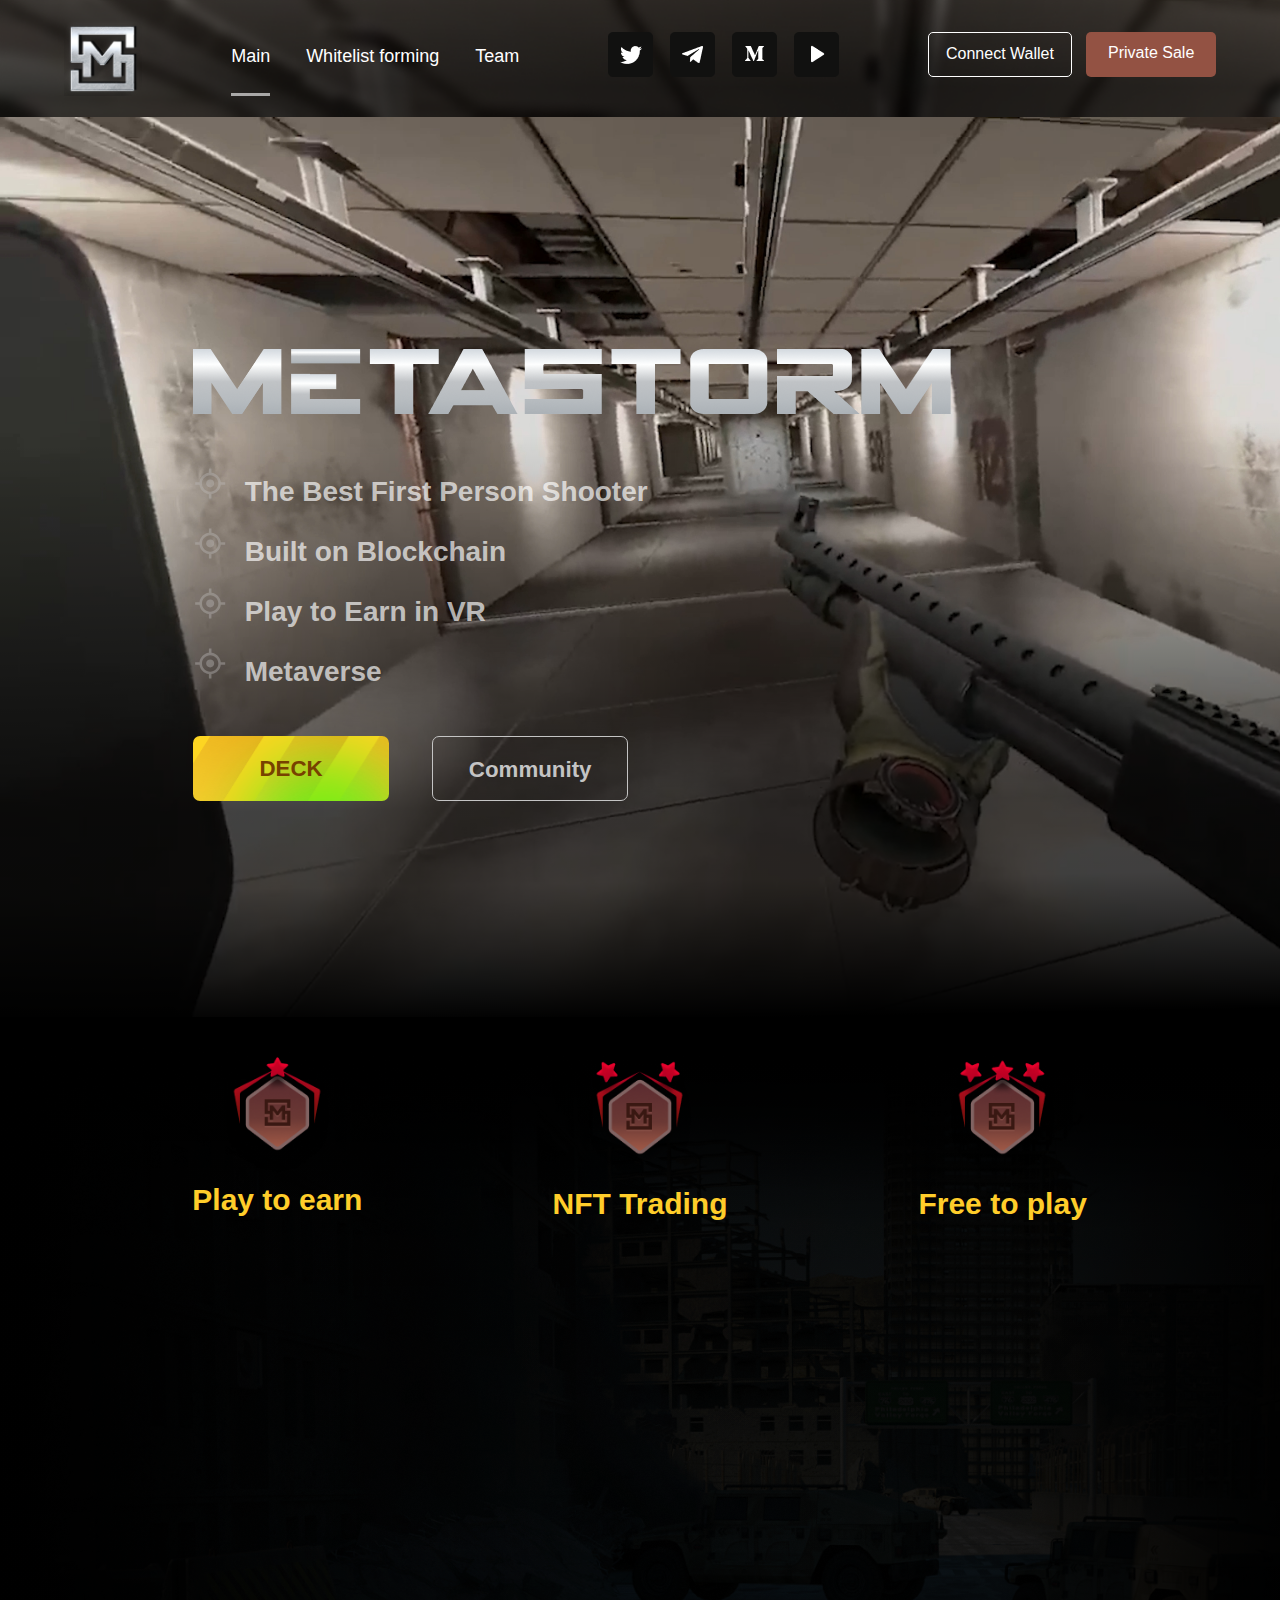
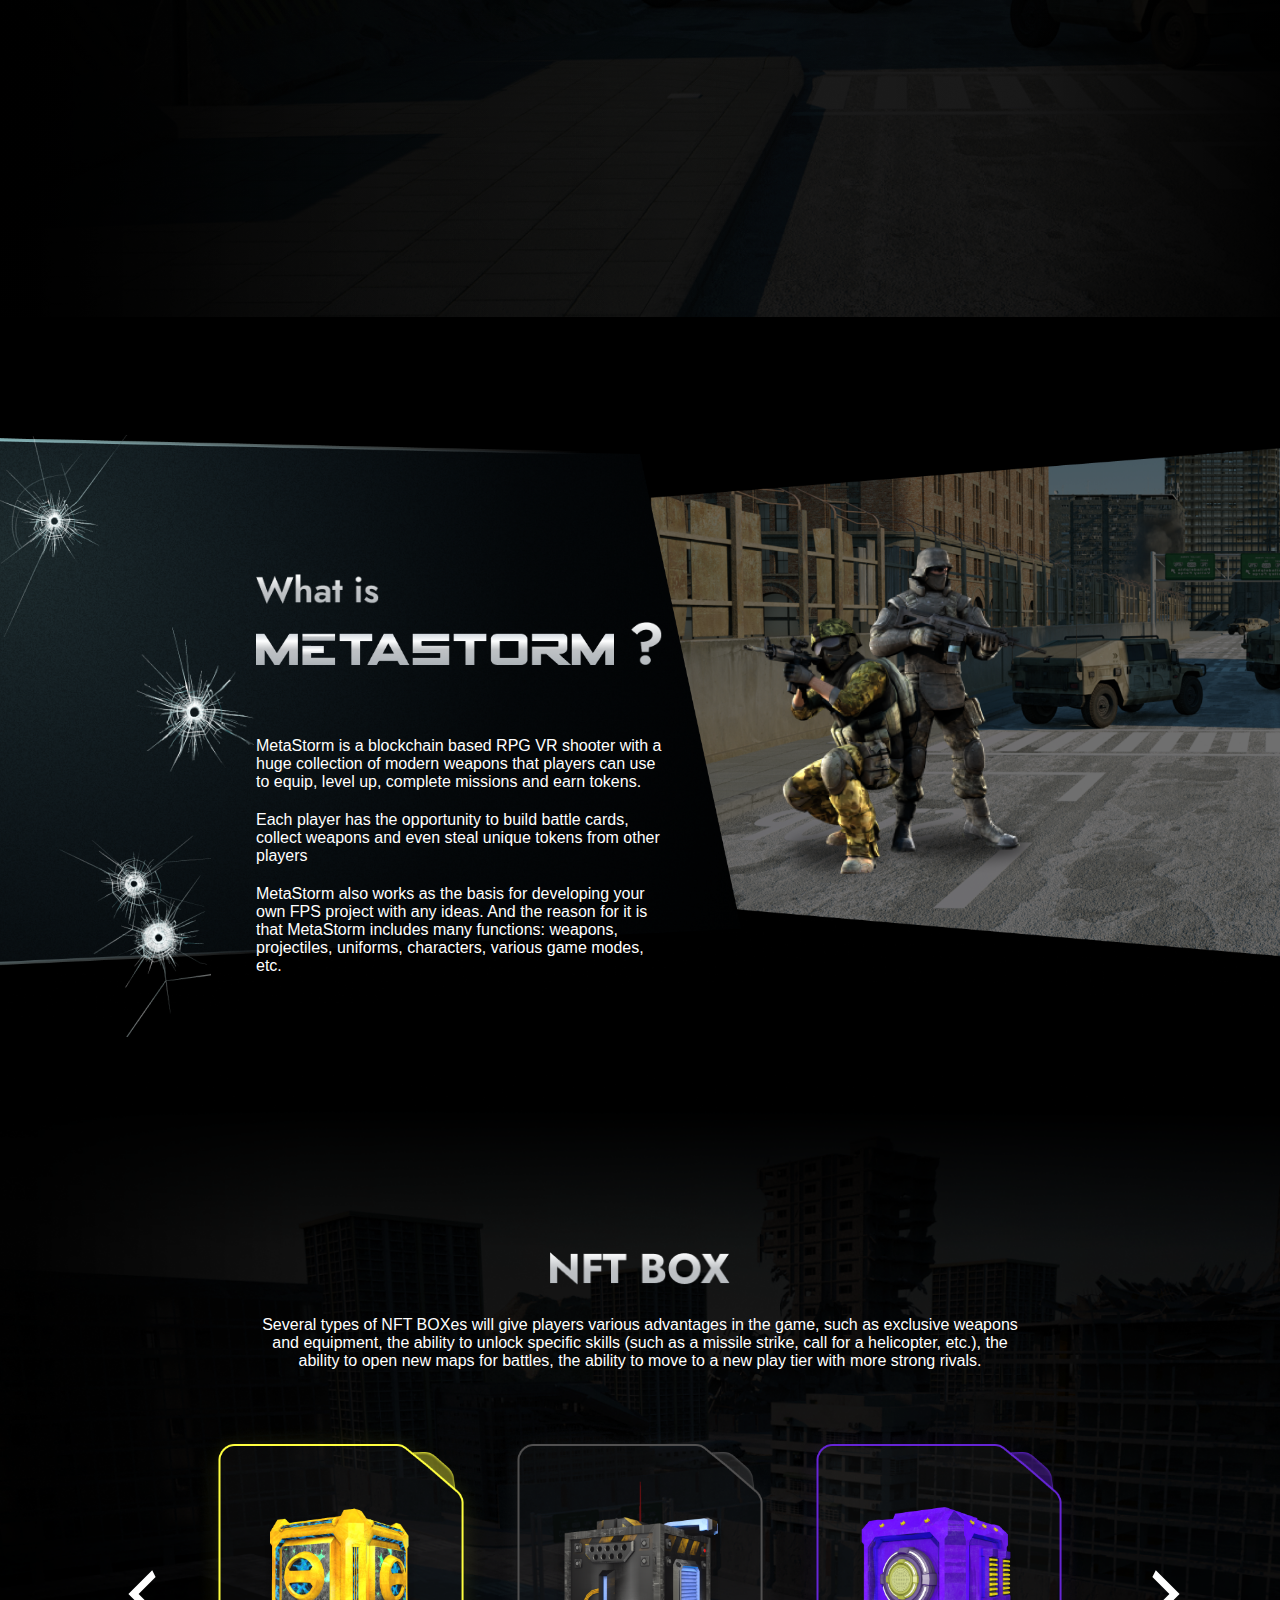
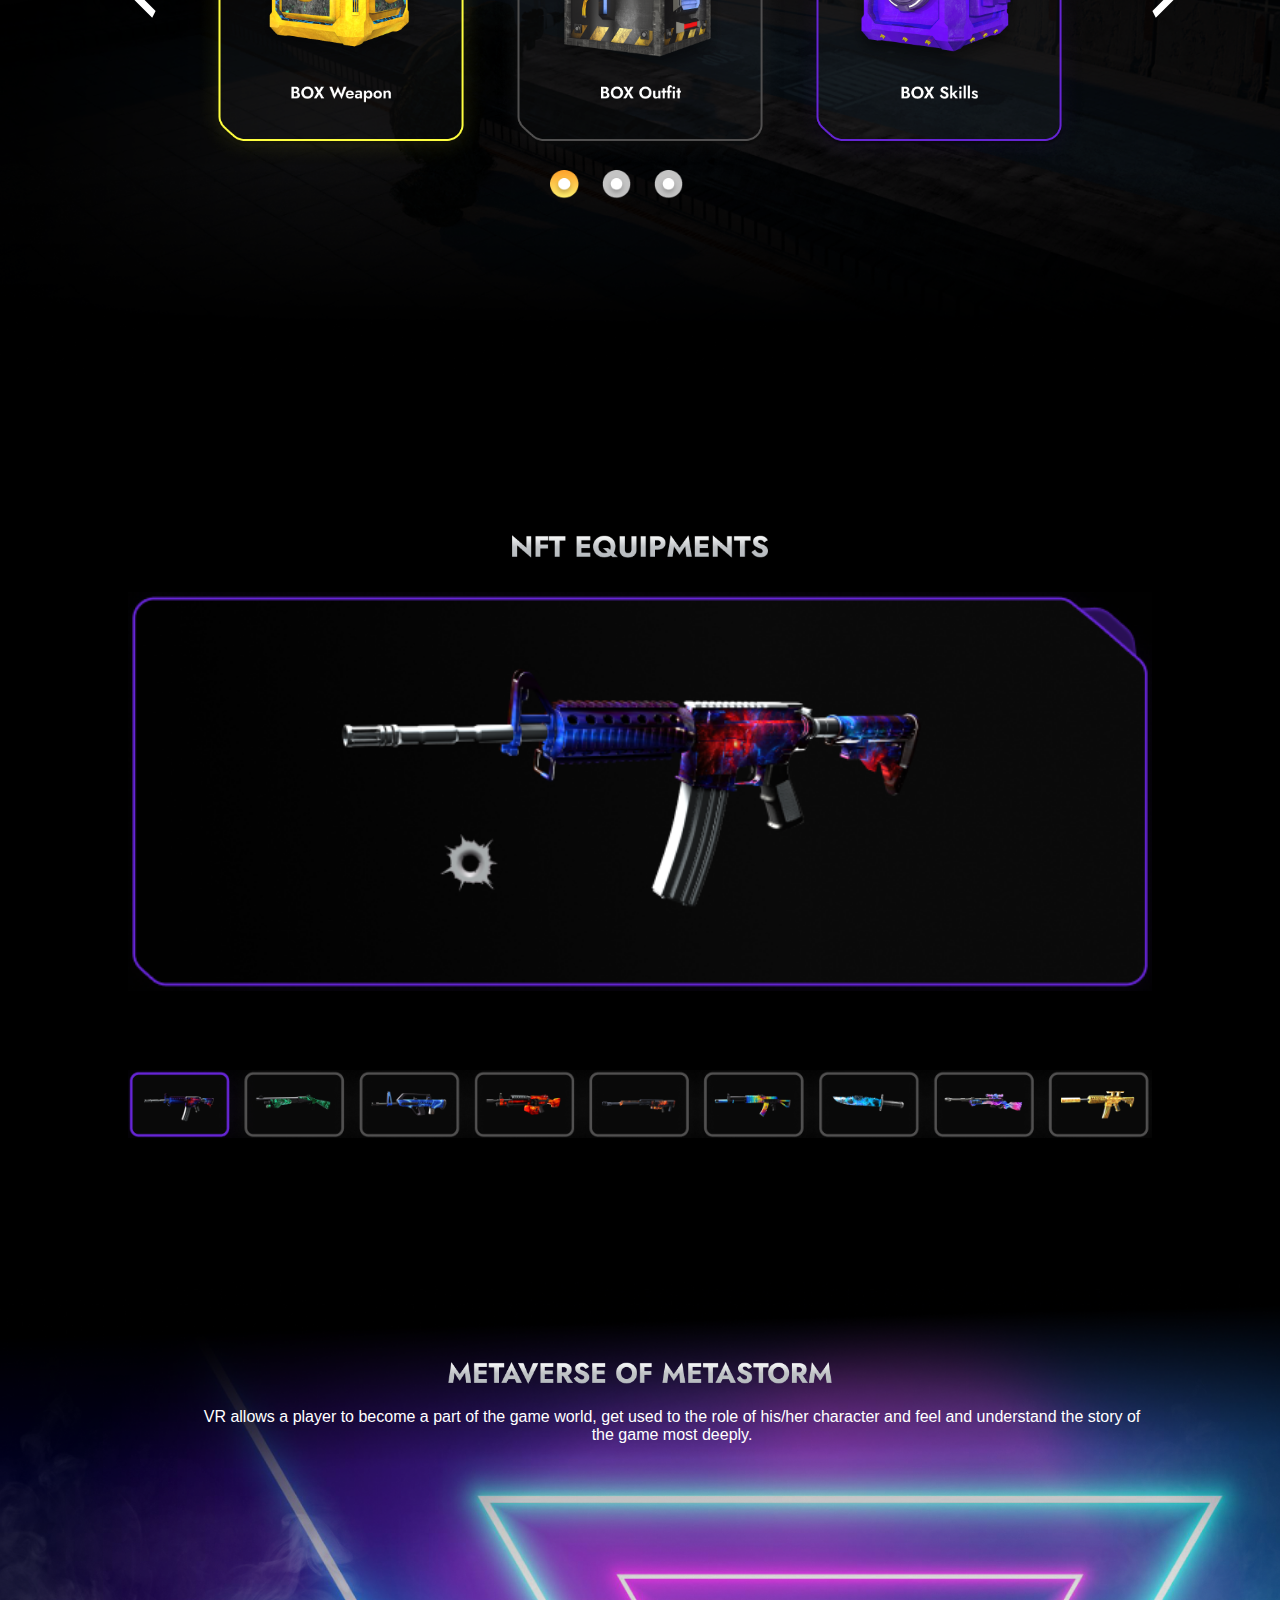
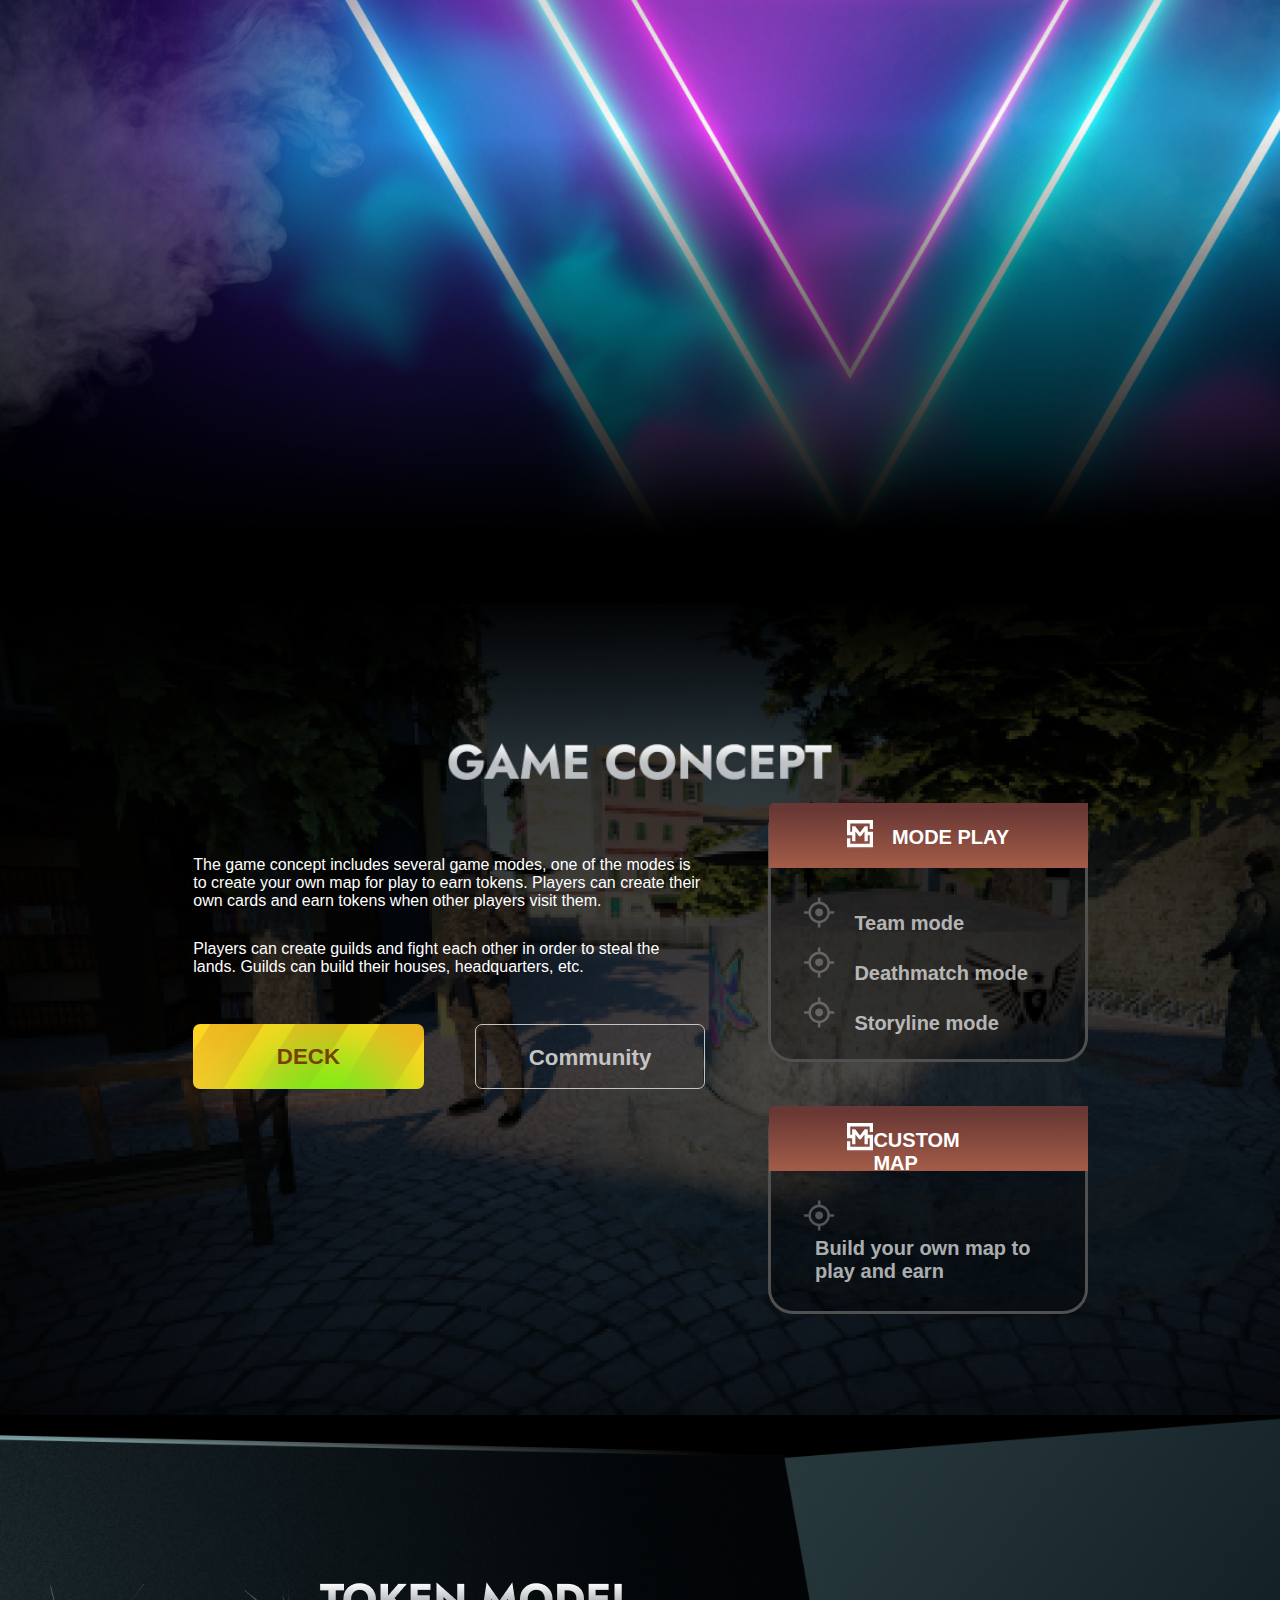
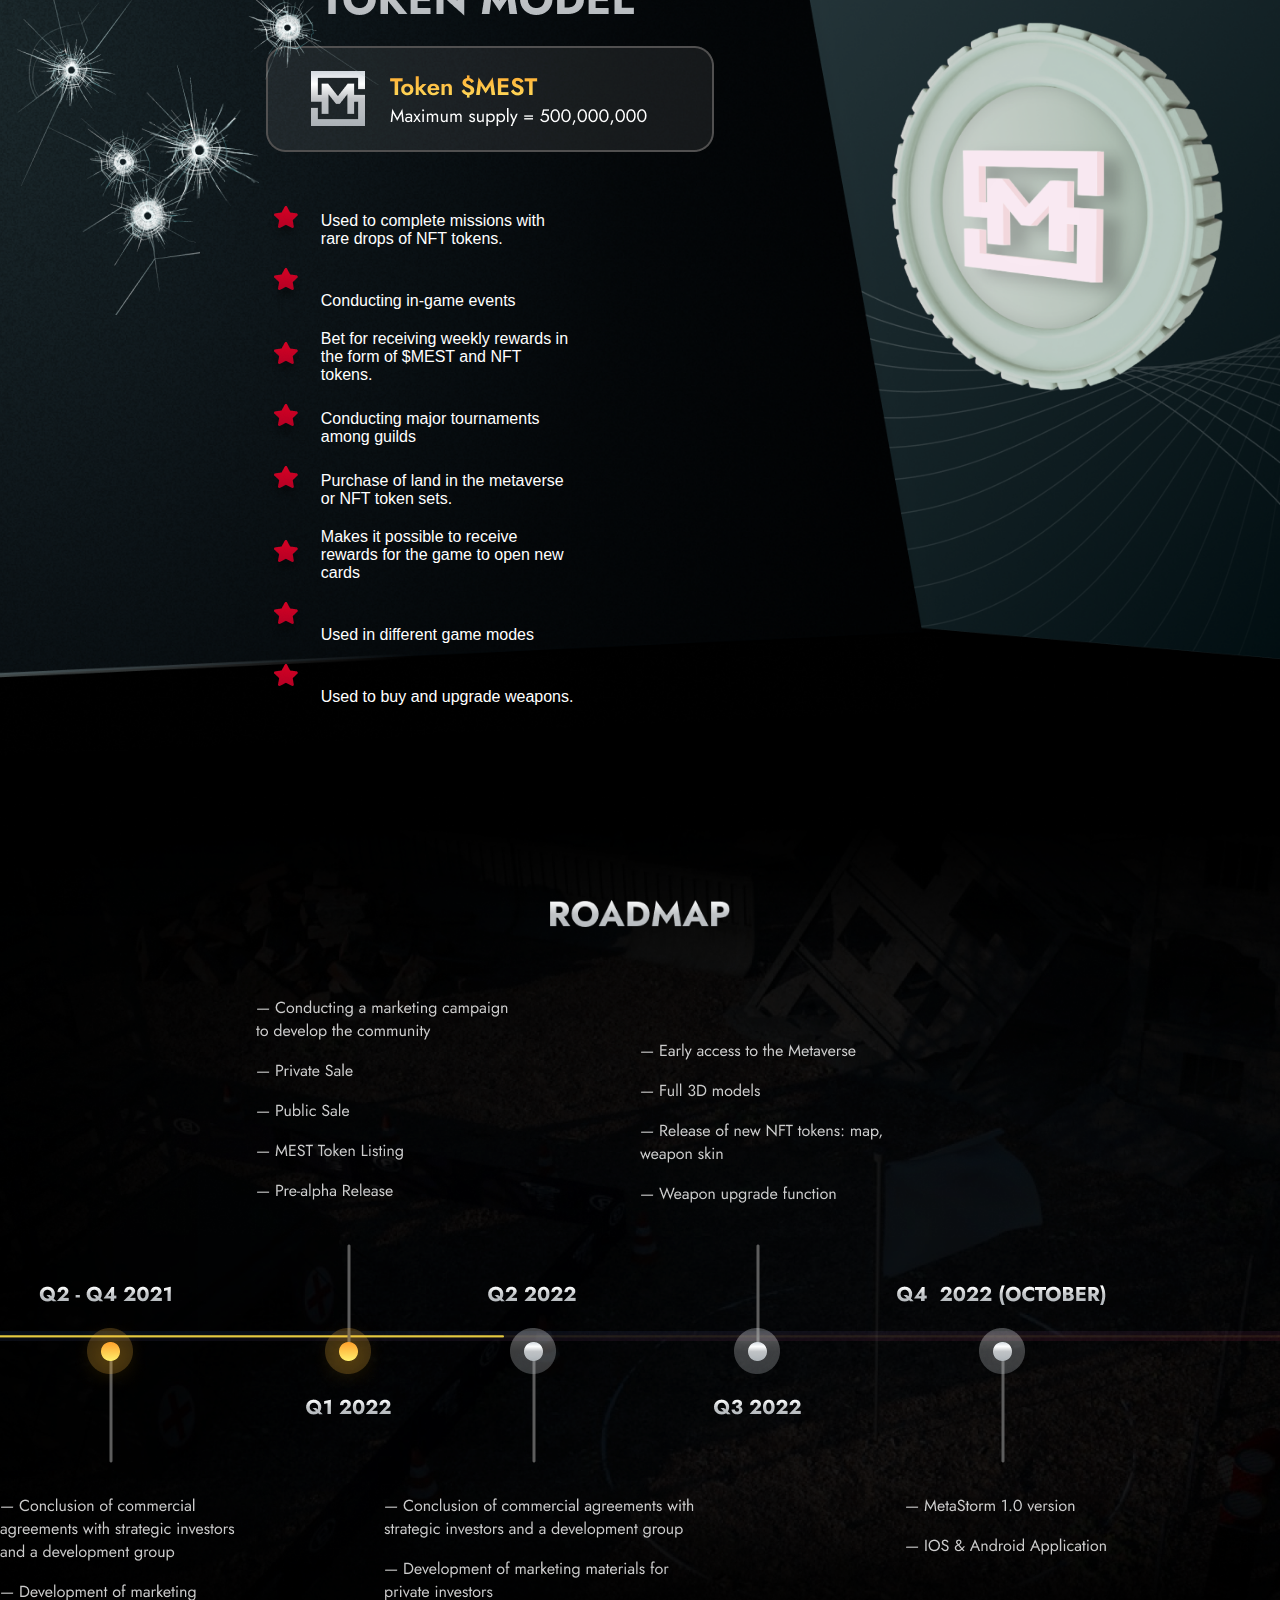
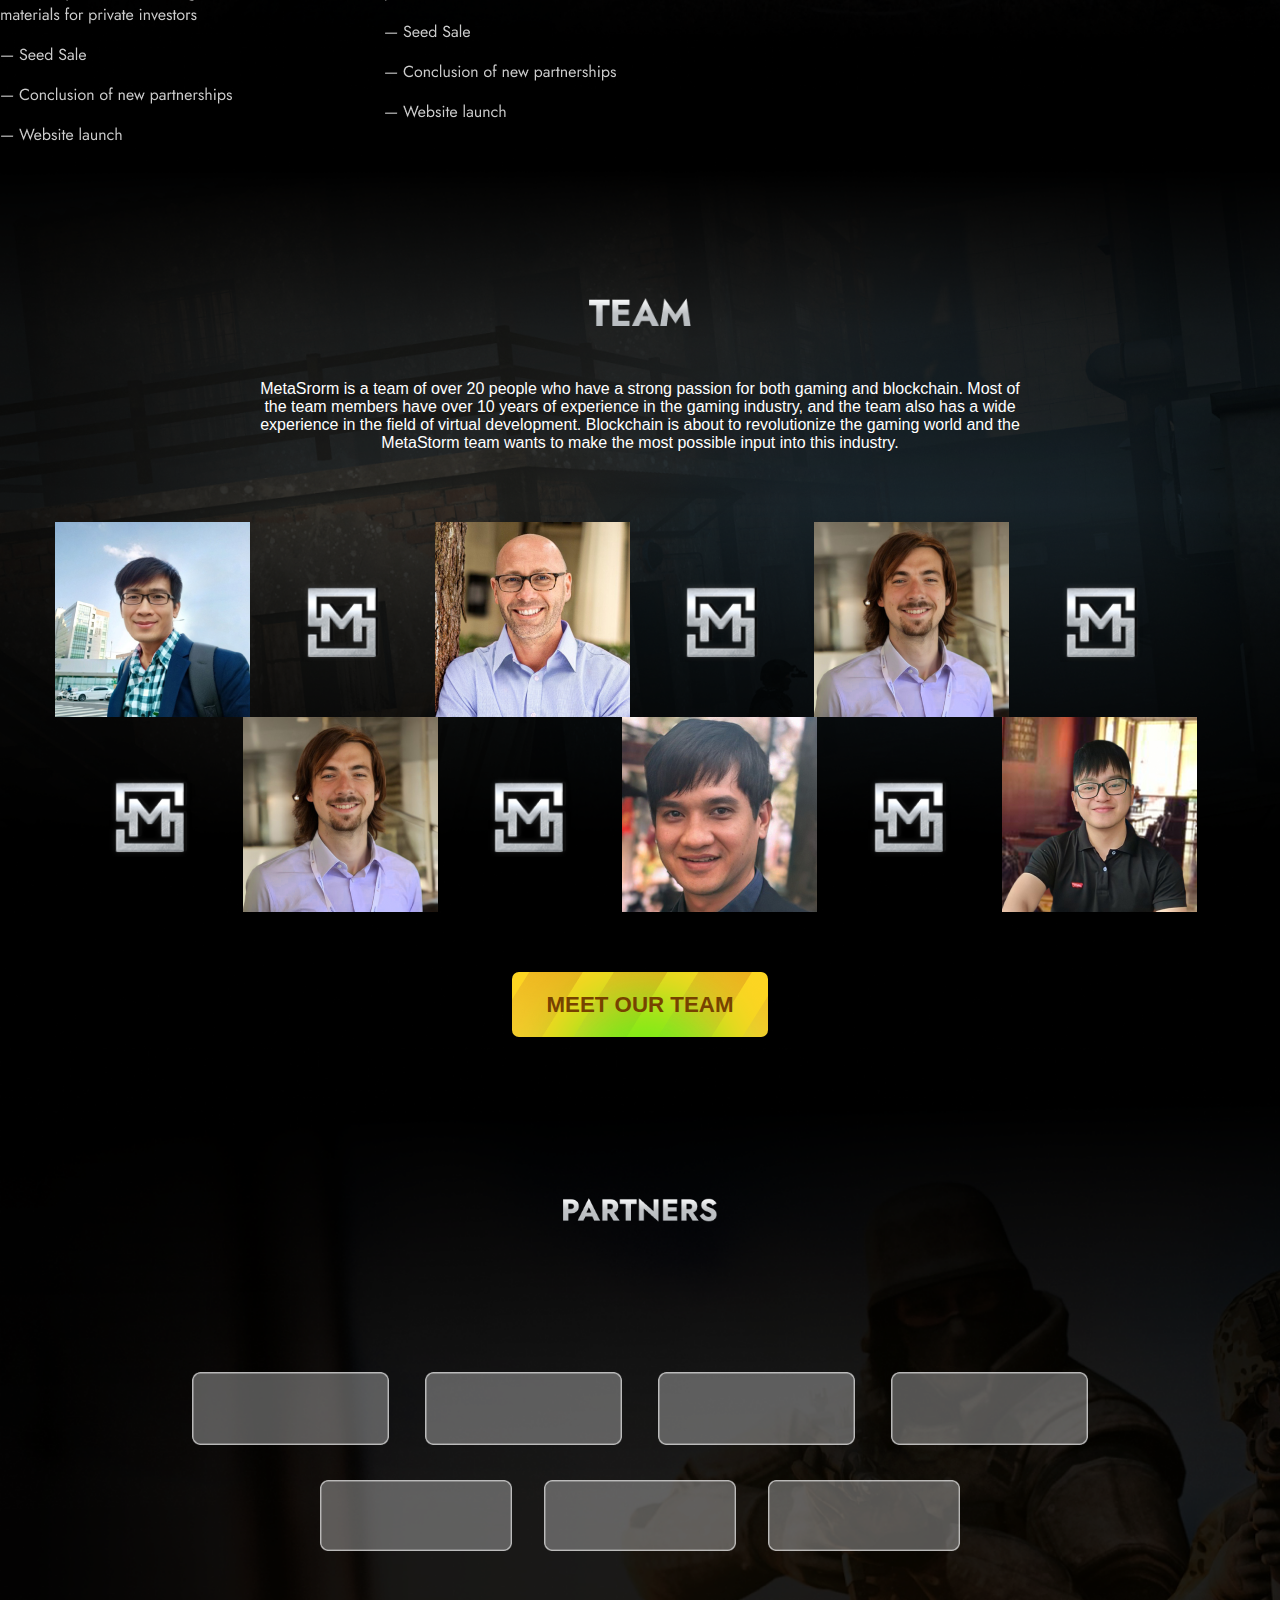
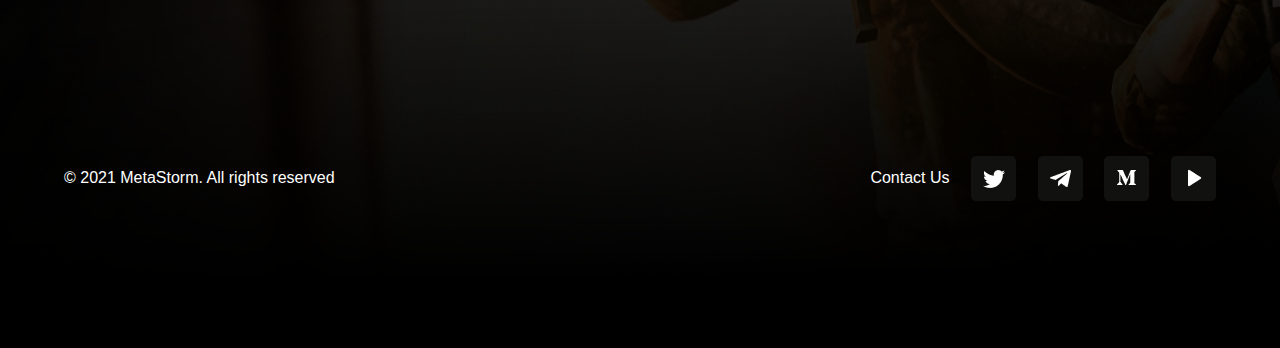
<file: index.html>
<!DOCTYPE html>
<html lang="en">
  <head>
    <link rel="preconnect" href="https://fonts.googleapis.com" />
    <link rel="preconnect" href="https://fonts.gstatic.com" crossorigin />
    <link rel="stylesheet" href="./style/style.css" />
    <meta charset="UTF-8" />
    <meta http-equiv="X-UA-Compatible" content="IE=edge" />
    <meta name="viewport" content="width=device-width, initial-scale=1.0" />
    <title>Document</title>
  </head>
  <body>
    <div class="nav">
      <div class="nav1">
        <img class="Logo" src="./img/Лого.png" alt="" />
        <div class="MAT">
          <a class="ccilka" href="#">Main</a>
          <a href="./index3.html">Whitelist forming </a>
          <a href="./index1.html">Team</a>
        </div>
        <div class="cotceti">
          <img class="cotcet" src="./img/сотсеть1.png" alt="" />
          <img class="cotcet" src="./img/сотсеть2.png" alt="" />
          <img class="cotcet" src="./img/сотсеть3.png" alt="" />
          <img class="cotcet" src="./img/сотсеть4.png" alt="" />
        </div>
        <div class="CWPS">
          <div class="CW"><p class="p-CW"> Connect Wallet</p></div>
          <div class="PS">
            <a class="p-PS" href="/index2.html">Private Sale</a></div>
        </div>
      </div>
    </div>
    <div class="osnova">
      <img class="Hazvanie" src="./img/Название.png" alt="" />
      <div class="osnova1">
        <img src="./img/osnova.svg" alt="" />
        <p class="osnova-p">The Best First Person Shooter</p>
      </div>
      <div class="osnova2">
        <img src="./img/osnova.svg" alt="" />
        <p class="osnova-p">Built on Blockchain</p>
      </div>
      <div class="osnova2">
        <img src="./img/osnova.svg" alt="" />
        <p class="osnova-p">Play to Earn in VR</p>
      </div>
      <div class="osnova2">
        <img src="./img/osnova.svg" alt="" />
        <p class="osnova-p">Metaverse</p>
      </div>
      <div class="knopki">
        <div class="knopka1"><p class="knopka-p">DECK</p></div>
        <div class="knopka2"><p>Community</p></div>
      </div>
    </div>
    <div class="video1">
      <div class="lvl">
        <div class="lvl1">
          <img class="lvl1-img" src="./img/lvl1.png" alt="" />
          <p class="lvl1-p">Play to earn</p>
        </div>
        <div class="lvl1">
          <img class="lvl1-img" src="./img/lvl2.png" alt="" />
          <p class="lvl1-p">NFT Trading</p>
        </div>
        <div class="lvl1">
          <img class="lvl1-img" src="./img/lvl3.png" alt="" />
          <p class="lvl1-p">Free to play</p>
        </div>
      </div>
      <iframe
        class="video-10"
        src="https://www.youtube.com/embed/kaV3qzuTNPg"
        title="YouTube video player"
        frameborder="0"
        allow="accelerometer; autoplay; clipboard-write; encrypted-media; gyroscope; picture-in-picture"
        allowfullscreen
      ></iframe>
    </div>
    <div class="class3">
        <div class="img-20">
          <img class="img-15" src="/img/Не_фон.png" alt="">
          <img class="img-16" src="/img/Не_фон2.png" alt="" />
        </div>
        <img class="img-10" src="./img/Не_фон0.png" alt="" />
<img class="img-11" src="./img/трещина1.png" alt="" />
        <img class="img-12" src="./img/трещина2.png" alt="" />
        <img class="img-13" src="./img/трещина3.png" alt="" />
        <img class="img-14" src="./img/трещина4.png" alt="" />
      </div>
      <div class="mne_ploho">
      <img class="What" src="./img/What is.png" alt="" />
      <img class="aaaa1" src="./img/Название2.png" alt="" />
      <img class="aaaa2" src="./img/_.png" alt="" />
      <p class="p-3-1-1">
        MetaStorm is a blockchain based RPG VR shooter with a huge collection of
        modern weapons that players can use to equip, level up, complete
        missions and earn tokens.
      </p>
      <p class="p-3-1">
        Each player has the opportunity to build battle cards, collect weapons
        and even steal unique tokens from other players
      </p>
      <p class="p-3-1">
        MetaStorm also works as the basis for developing your own FPS project
        with any ideas. And the reason for it is that MetaStorm includes many
        functions: weapons, projectiles, uniforms, characters, various game
        modes, etc.
      </p>
    </div>
    </div>
    <div class="class4">
      <img class="NFTBOX" src="./img/NFT BOX.png" alt="">
      <p class="p-NFT">Several types of NFT BOXes will give players various advantages in the game, such as exclusive weapons and equipment, the ability to unlock specific skills (such as a missile strike, call for a helicopter, etc.), the ability to open new maps for battles, the ability to move to a new play tier with more strong rivals.</p>
      <img class="Vector1" src="./img/Vector (3).svg" alt="">
      <img class="Vector2" src="./img/Vector (4).svg" alt="">
      <div class="NFT_BOX">
        <img class="NFT_BOX2" src="./img/NFT BOX1.png" alt="">
        <img class="NFT_BOX1" src="./img/NFT BOX2.png" alt="">
        <img class="NFT_BOX1" src="./img/NFT BOX3.png" alt="">
      </div>
      <div class="Tohka">
        <img class="Tohka1" src="./img/Точка2.png" alt="">
        <img class="Tohka1" src="./img/Точка1.png" alt="">
        <img class="Tohka1" src="./img/Точка1.png" alt="">
        <img class="Tohka2" src="./img/Точка1.png" alt="">
        <img class="Tohka2" src="./img/Точка1.png" alt="">
      </div>
    </div>
    <div class="class5">
      <img class="NFTEQUIPMENTS" src="./img/NFT EQUIPMENTS.png" alt="">

      <img class="Opyg2" src="./image/Screenshot_5.png" alt="">

      <img class="Opyg1" src="./image/Screenshot_4.png" alt="">



      <img class="Opyg" src="./image/Screenshot_3.png" alt="">





    </div>
    <div class="class6">
      <img class="smoke1" src="./img/smoke_PNG55243 копия 1.png" alt="">
      <img class="smoke2" src="./img/smoke_PNG55243 копия 2.png" alt="">
      <img class="img-6-1" src="./img/Metaverse of MetaStorm.png" alt="">
      <p class="p-6-1">VR allows a player to become a part of the game world, get used to the role of his/her character and feel and understand the story of the game most deeply.</p>
      <iframe class="video20" src="https://www.youtube.com/embed/Rcm6vh-_rpU" title="YouTube video player" frameborder="0" allow="accelerometer; autoplay; clipboard-write; encrypted-media; gyroscope; picture-in-picture" allowfullscreen></iframe>
    </div>
    <div class="class7">
      <img class="GAMECONCEPT" src="./img/GAME CONCEPT.png" alt="">
      <p class="GAME_CONCEPT1">The game concept includes several game modes, one of the modes is to create your own map for play to earn tokens. Players can create their own cards and earn tokens when other players visit them.</p>
      <p class="GAME_CONCEPT2">Players can create guilds and fight each other in order to steal the lands. Guilds can build their houses, headquarters, etc.</p>
      <div class="knopki1">
        <div class="knopka1"><p class="knopka-p">DECK</p></div>
        <div class="knopka2"><p>Community</p></div>
      </div>
      </div>
      <div class="class7_1">
        <div>
          <div class="class7_21">
            <img class="img-721" src="./img/Лого2.svg" alt="">
            <p class="p-721">MODE PLAY</p>
          </div>
        <div class="class7_22">
          <img class="img-722" src="./img/osnova.svg" alt="">
          <p class="p-722">Team mode</p>
        </div>
        <div class="class7_22">
          <img class="img-722" src="./img/osnova.svg" alt="">
          <p class="p-722">Deathmatch mode</p>
        </div>
        <div class="class7_22">
          <img class="img-722" src="./img/osnova.svg" alt="">
          <p class="p-722">Storyline mode</p>
        </div>
      </div>
    </div>
    <div class="class7_2">
      <div>
        <div class="class7_23">
          <img class="img-721" src="./img/Лого2.svg" alt="">
          <p class="p-721">CUSTOM MAP</p>
        </div>
      <div class="class7_22">
        <img class="img-722" src="./img/osnova.svg" alt="">
        <p class="p-722">Build your own map to play and earn</p>
      </div>
      <div class="class7_22">
        <p class="p-723">Deathmatch mode ...</p>
      </div>
    </div>
  </div>
  <img class="treshina" src="./img/Много трещин.png" alt="">
  <img class="Moneta" src="./img/MetaStorm.png" alt="">
  <div class="class8">
    <img class="p-80" src="./img/TOKEN MODEL.png" alt="">
    <img class="Token" src="./img/Token$.png" alt="">
    <div class="a8zvezt">
      <div class="zvezta">
      <img class="img-z1" src="./img/Звезда.png" alt="">
      <p class="p-z1">Used to complete missions with rare drops of NFT tokens.</p>
      </div>
      <div class="zvezta">
        <img class="img-z1" src="./img/Звезда.png" alt="">
        <p class="p-z1">Conducting in-game events</p>
        </div>
        <div class="zvezta">
          <img class="img-z1" src="./img/Звезда.png" alt="">
          <p class="p-z1">Bet for receiving weekly rewards in the form of $MEST and NFT tokens.</p>
          </div>
          <div class="zvezta">
            <img class="img-z1" src="./img/Звезда.png" alt="">
            <p class="p-z1">Conducting major tournaments among guilds</p>
            </div>
            <div class="zvezta">
              <img class="img-z1" src="./img/Звезда.png" alt="">
              <p class="p-z1">Purchase of land in the metaverse or NFT token sets.</p>
              </div>
              <div class="zvezta">
                <img class="img-z1" src="./img/Звезда.png" alt="">
                <p class="p-z1">Makes it possible to receive rewards for the game to open new cards</p>
                </div>
                <div class="zvezta">
                  <img class="img-z1" src="./img/Звезда.png" alt="">
                  <p class="p-z1">Used in different game modes</p>
                  </div>
                  <div class="zvezta">
                    <img class="img-z1" src="./img/Звезда.png" alt="">
                    <p class="p-z1">Used to buy and upgrade weapons.</p>
                    </div>
    
    </div>
  </div>

  <img class="tosha1" src="./img/Точка-1.png" alt="">
  <img class="tosha2" src="./img/Точка-2.png" alt="">
  <img class="tosha3" src="./img/Точка-3.png" alt="">
  <img class="tosha4" src="./img/Точка-4.png" alt="">
  <img class="tosha5" src="./img/Точка-5.png" alt="">
  <div class="class9">
    <img class="p-90" src="./img/ROADMAP.png" alt="">
    <img class="linia" src="./img/Линия.png" alt="">
  </div>
  <img class="px560" src="./image/Screenshot_2.png" alt="">

  <div class="class10">
    <img class="Team" src="./img/Team.png" alt="">
    <p class="p-101">MetaSrorm is a team of over 20 people who have a strong passion for both gaming and blockchain. Most of the team members have over 10 years of experience in the gaming industry, and the team also has a wide experience in the field of virtual development. Blockchain is about to revolutionize the gaming world and the MetaStorm team wants to make the most possible input into this industry.</p>
      <div class="img-team1">
      <img class="img-101" src="./img/image 1.png" alt="">
      <img class="img-102" src="./img/Лого.png" alt="">
      <img class="img-101" src="./img/image 2.png" alt="">
      <img class="img-102" src="./img/Лого.png" alt="">
      <img class="img-101" src="./img/image 3.png" alt="">
      <img class="img-102" src="./img/Лого.png" alt="">
    </div>
    <div class="img-team2">
      <img class="img-102" src="./img/Лого.png" alt="">
      <img class="img-101" src="./img/image 3.png" alt="">
      <img class="img-102" src="./img/Лого.png" alt="">
      <img class="img-101" src="./img/image 5.png" alt="">
      <img class="img-102" src="./img/Лого.png" alt="">
      <img class="img-101" src="./img/image 4.png" alt="">
    </div>
    <div class="knopka3">MEET OUR TEAM</div>
  </div>

  <div class="class11">
    <img class="PARTNERS" src="./img/PARTNERS.png" alt="">
    <div class="empty1">
      <img class="empty0" src="./img/empty.png" alt="">
      <img class="empty" src="./img/empty.png" alt="">
      <img class="empty" src="./img/empty.png" alt="">
      <img class="empty" src="./img/empty.png" alt="">
    </div>
    <div class="empty2">
      <img class="emty" src="./img/empty.png" alt="">
      <img class="emty" src="./img/empty.png" alt="">
      <img class="emty" src="./img/empty.png" alt="">
    </div>
    <div class="Tohka0">
      <img class="Tohka3" src="./img/Точка2.png" alt="">
      <img class="Tohka3" src="./img/Точка1.png" alt="">
      <img class="Tohka3" src="./img/Точка1.png" alt="">
      <img class="Tohka3" src="./img/Точка1.png" alt="">
      <img class="Tohka3" src="./img/Точка1.png" alt="">
      <img class="Tohka3" src="./img/Точка1.png" alt="">
      <img class="Tohka3" src="./img/Точка1.png" alt="">
    </div>
    <div class="nav-bottom">
      <p class="p-nav-b">© 2021 MetaStorm. All rights reserved</p>
      <div class="nav-b-2">
        <p class="p-nav-b-2">Contact Us</p>
        <img class="img-nav-b-1" src="./img/сотсеть1.png" alt="">
        <img class="img-nav-b-1" src="./img/сотсеть2.png" alt="">
        <img class="img-nav-b-1" src="./img/сотсеть3.png" alt="">
        <img class="img-nav-b-1" src="./img/сотсеть4.png" alt="">
      </div>
    </div>
  </div>
  </body>
</html>
</file>
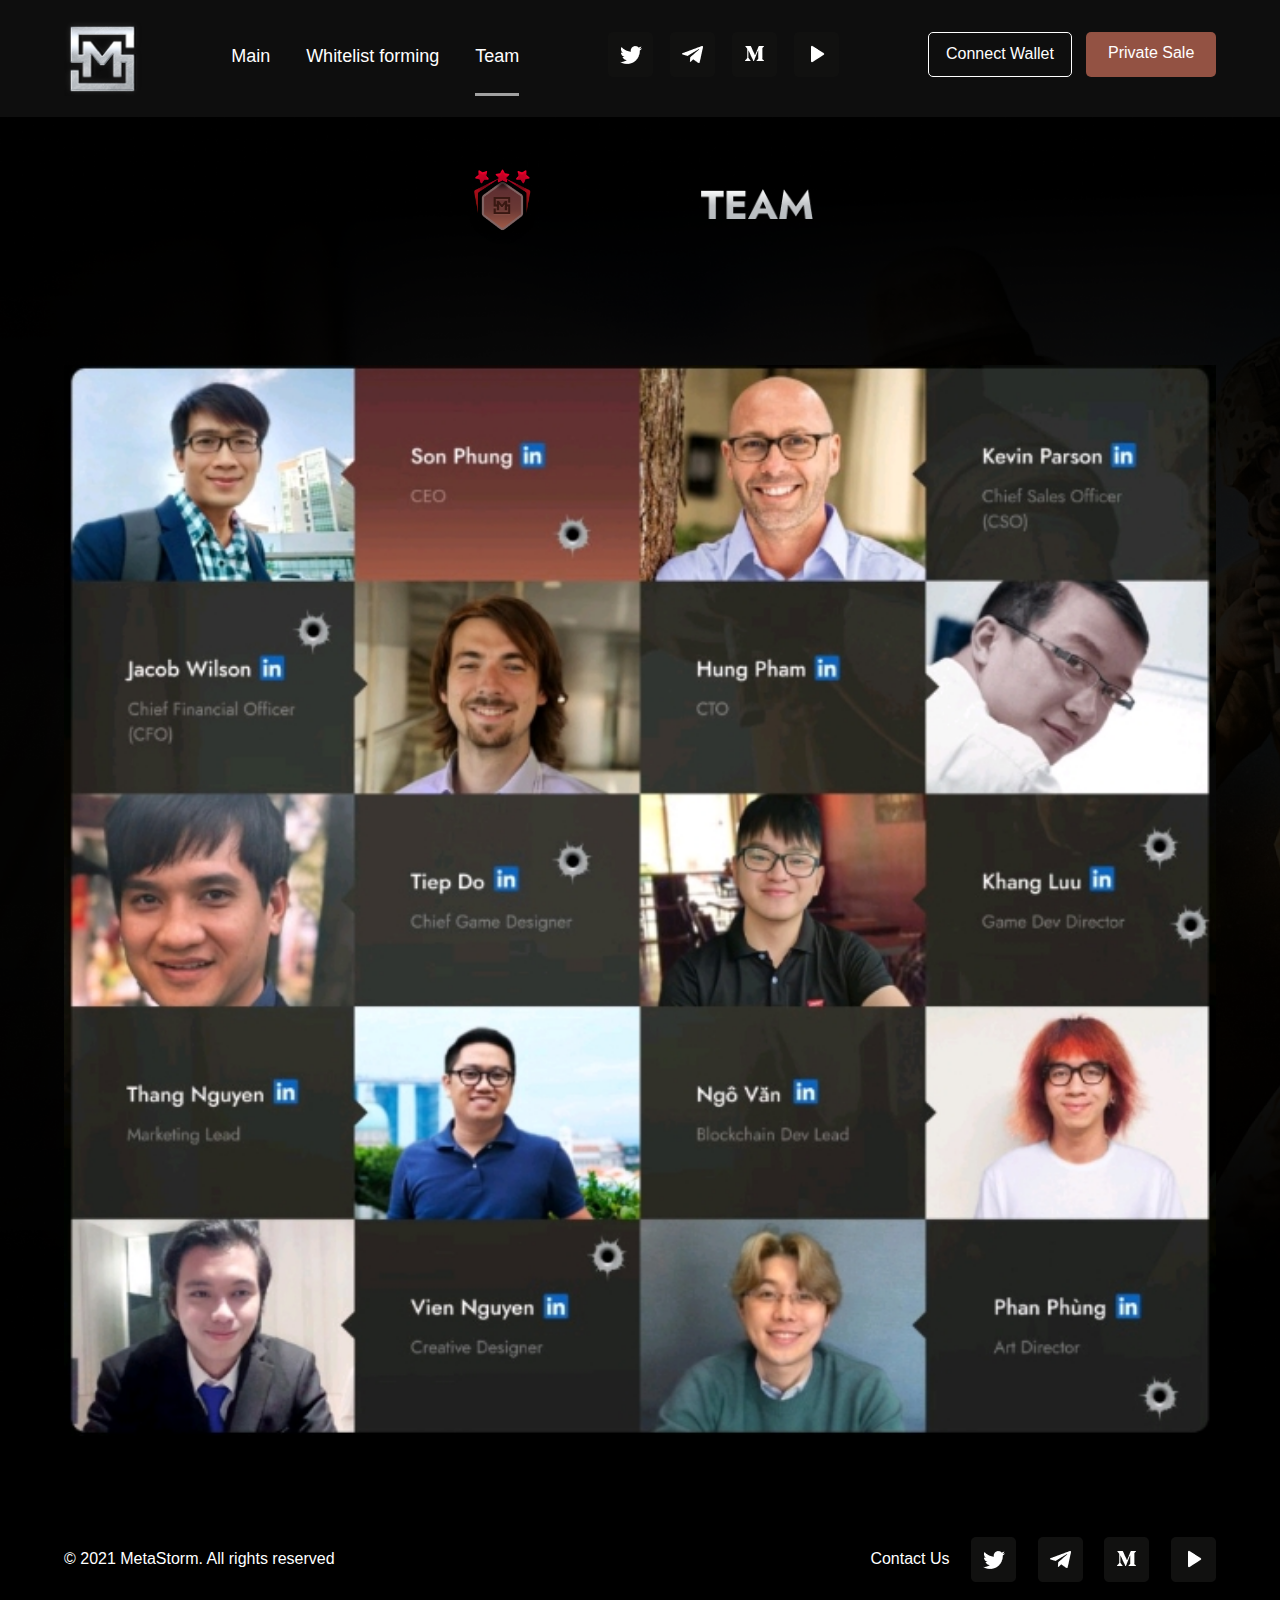
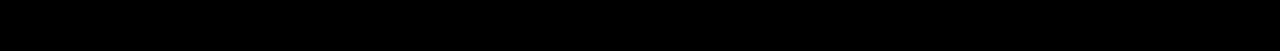
<file: index1.html>
<!DOCTYPE html>
<html lang="en">
  <head>
    <link rel="preconnect" href="https://fonts.googleapis.com" />
    <link rel="preconnect" href="https://fonts.gstatic.com" crossorigin />
    <link rel="stylesheet" href="./style/style1.css" />
    <meta charset="UTF-8" />
    <meta http-equiv="X-UA-Compatible" content="IE=edge" />
    <meta name="viewport" content="width=device-width, initial-scale=1.0" />
    <title>Document</title>
  </head>
  <body>
    <div class="nav">
      <div class="nav1">
        <img class="Logo" src="./img/Лого.png" alt="" />
        <div class="MAT">
          <a href="./index.html">Main</a>
          <a href="./index3.html">Whitelist forming </a>
          <a class="ccilka" href="#">Team</a>
        </div>
        <div class="cotceti">
          <img class="cotcet" src="./img/сотсеть1.png" alt="" />
          <img class="cotcet" src="./img/сотсеть2.png" alt="" />
          <img class="cotcet" src="./img/сотсеть3.png" alt="" />
          <img class="cotcet" src="./img/сотсеть4.png" alt="" />
        </div>
        <div class="CWPS">
          <div class="CW"><p class="p-CW"> Connect Wallet</p></div>
          <div class="PS">
            <a class="p-PS" href="/index2.html">Private Sale</a></div>
        </div>
      </div>
    </div>
    <div class="Fon1">
      <div class="nazvanie">
        <img class="nazvanie1" src="./img/lvl3.png" alt="" />
        <img class="nazvanie2" src="./img/Team.png" alt="" />
      </div>
      <div class="image10">
        <img class="image2" src="./image/Group 102.png" alt="">
        <img class="image2" src="./image/Group 103.png" alt="">
        <img class="image2" src="./image/Group 104.png" alt="">
        <img class="image2" src="./image/Group 105.png" alt="">
        <img class="image2" src="./image/Group 106.png" alt="">
        <img class="image2" src="./image/Group 107.png" alt="">
        <img class="image2" src="./image/Group 108.png" alt="">
        <img class="image2" src="./image/Group 109.png" alt="">
        <img class="image2" src="./image/Group 110.png" alt="">
      </div>
      <img class="Team" src="./image/Team.jpg" alt="">
    </div>
    <div class="nav-bottom">
        <p class="p-nav-b">© 2021 MetaStorm. All rights reserved</p>
        <div class="nav-b-2">
          <p class="p-nav-b-2">Contact Us</p>
          <img class="img-nav-b-1" src="./img/сотсеть1.png" alt="">
          <img class="img-nav-b-1" src="./img/сотсеть2.png" alt="">
          <img class="img-nav-b-1" src="./img/сотсеть3.png" alt="">
          <img class="img-nav-b-1" src="./img/сотсеть4.png" alt="">
        </div>
      </div>
  </body>
</html>
</file>
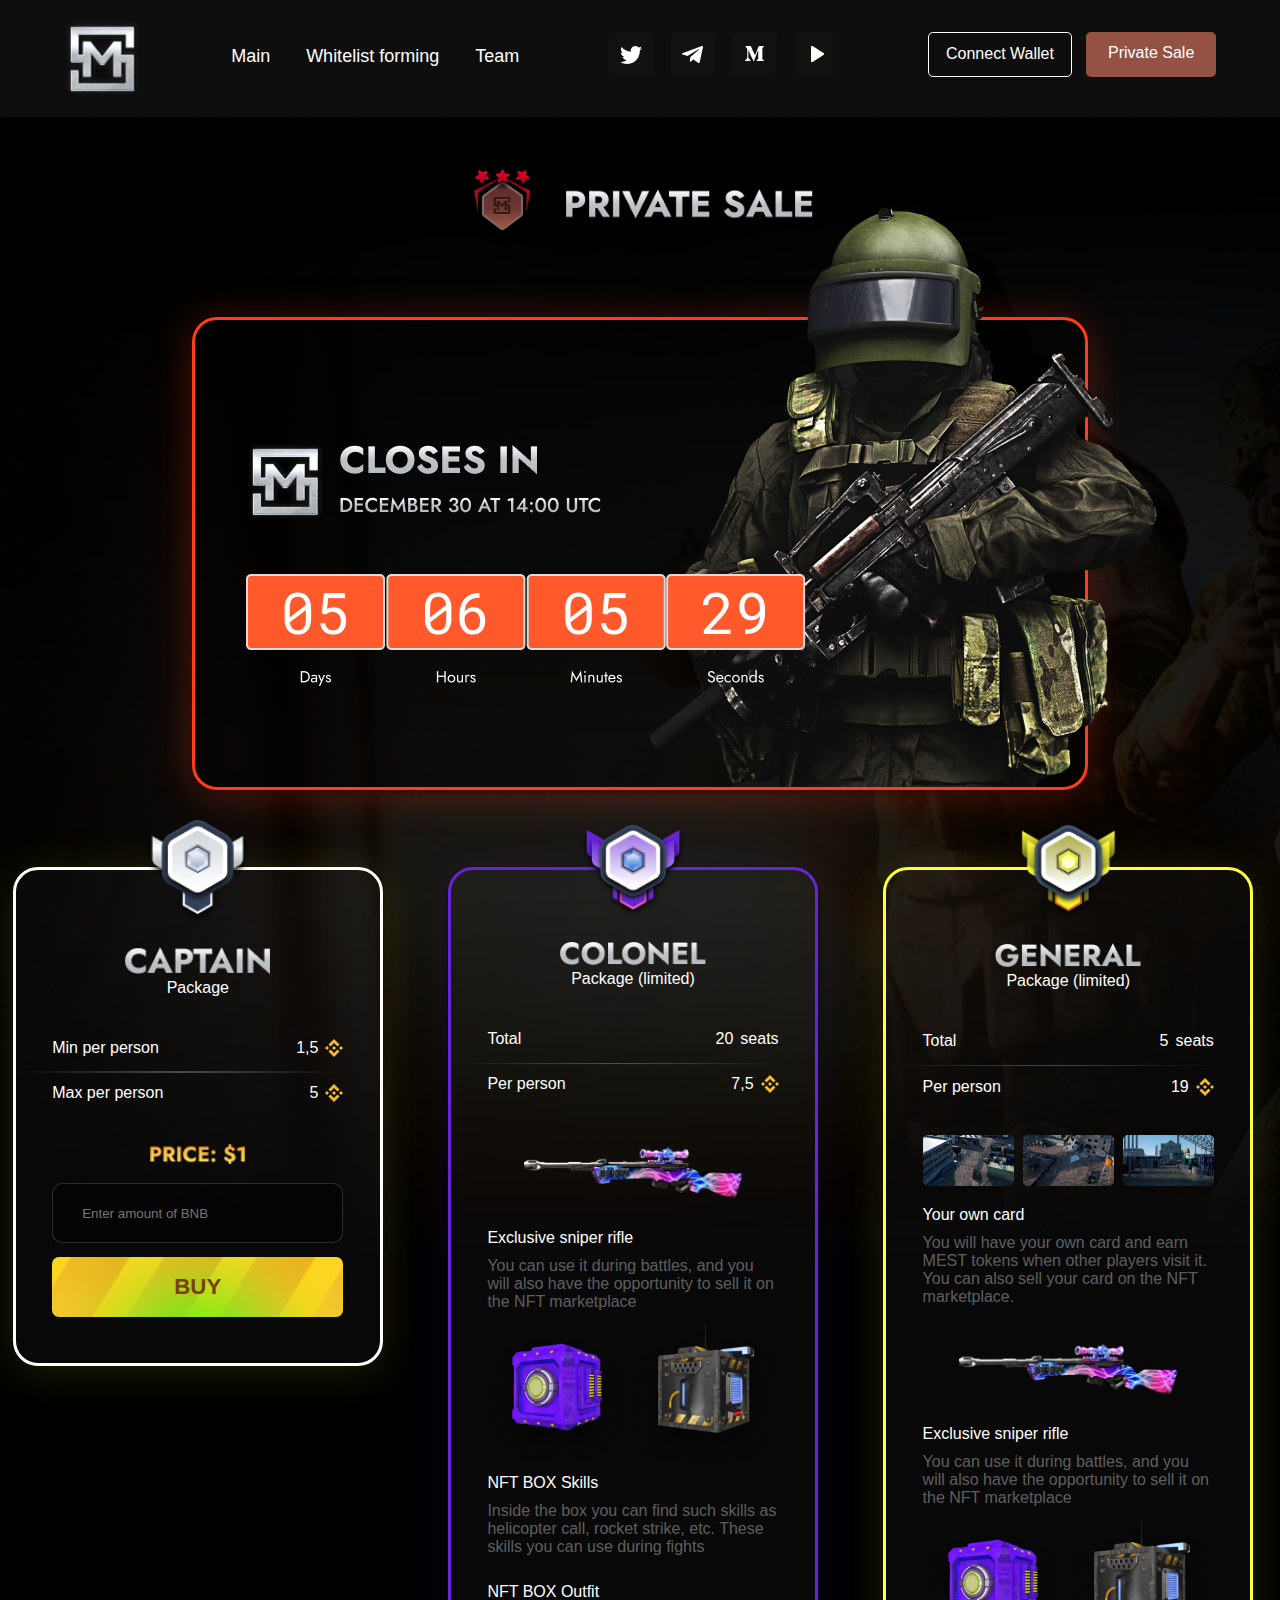
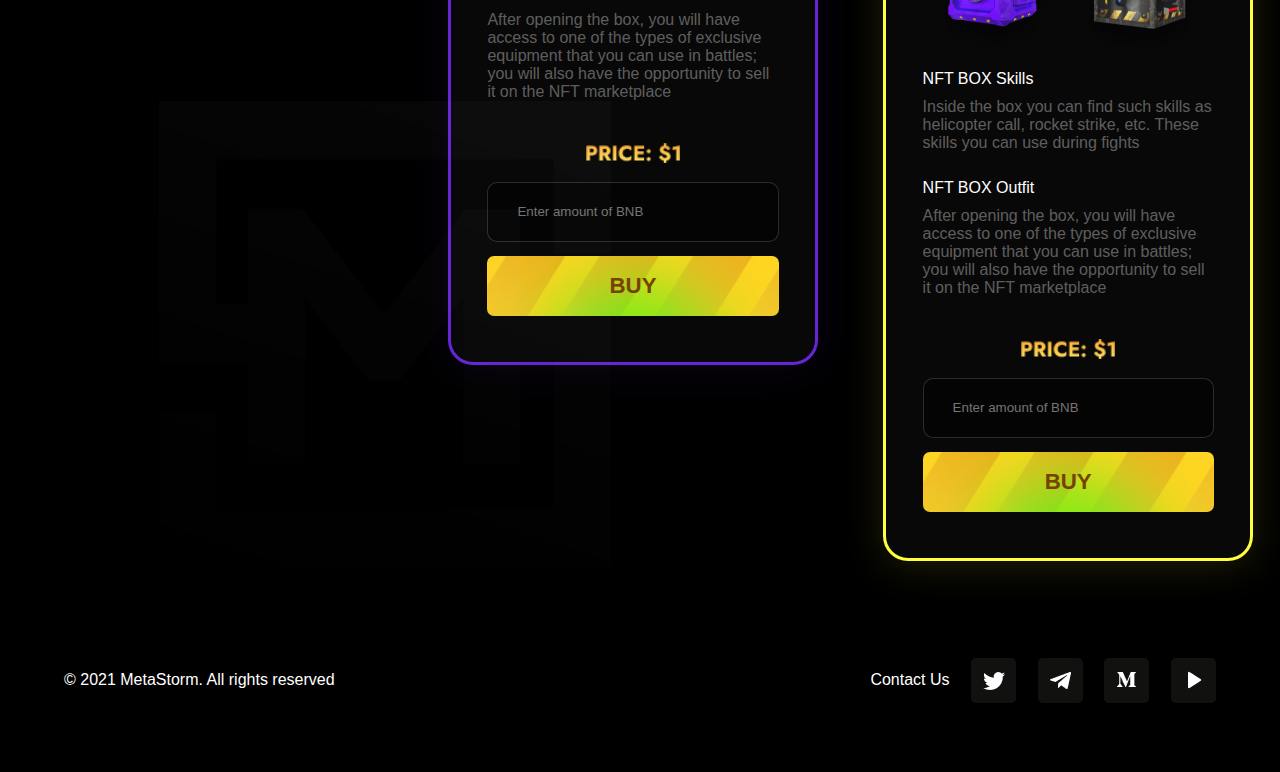
<file: index2.html>
<!DOCTYPE html>
<html lang="en">
  <head>
    <link rel="preconnect" href="https://fonts.googleapis.com" />
    <link rel="preconnect" href="https://fonts.gstatic.com" crossorigin />
    <link rel="stylesheet" href="./style/style2.css" />
    <meta charset="UTF-8" />
    <meta http-equiv="X-UA-Compatible" content="IE=edge" />
    <meta name="viewport" content="width=device-width, initial-scale=1.0" />
    <title>Document</title>
  </head>
  <body>
    <div class="nav">
      <div class="nav1">
        <img class="Logo" src="./img/Лого.png" alt="" />
        <div class="MAT">
          <a href="./index.html">Main</a>
          <a href="./index3.html">Whitelist forming </a>
          <a class="ccilka" href="./index1.html">Team</a>
        </div>
        <div class="cotceti">
          <img class="cotcet" src="./img/сотсеть1.png" alt="" />
          <img class="cotcet" src="./img/сотсеть2.png" alt="" />
          <img class="cotcet" src="./img/сотсеть3.png" alt="" />
          <img class="cotcet" src="./img/сотсеть4.png" alt="" />
        </div>
        <div class="CWPS">
          <div class="CW"><p class="p-CW"> Connect Wallet</p></div>
          <div class="PS">
            <a class="p-PS" href="/index2.html">Private Sale</a></div>
        </div>
      </div>
    </div>
    <div class="Fon1">
      <div class="nazvanie">
        <img class="nazvanie1" src="./img/lvl3.png" alt="" />
        <img class="nazvanie2" src="./image/Private Sale.png" alt="" />
      </div>
      <img class="Coldat" src="./image/Солдат.png" alt="" />
      <div class="Time">
        <img class="LOGO1" src="./img/Лого.png" alt="" />
        <img class="CLOSESIN" src="./image/CLOSES IN.png" alt="" />
        <div class="time2">
          <img class="Minutes" src="./image/Hours.png" alt="" />
          <img class="Minutes" src="./image/Hours (1).png" alt="" />
          <img class="Minutes" src="./image/Minutes.png" alt="" />
          <img class="Seconds" src="./image/Seconds.png" alt="" />
        </div>
      </div>
    </div>
    <div class="Captain">
      <img class="captain_" src="./image/captain_.png" alt="" />
      <img class="captain-p" src="./image/Captain.png" alt="" />
      <p class="p-capt">Package</p>
      <div class="class-1">
        <p>Min per person</p>
        <div class="class-11">
          <p class="one5">1,5</p>
          <img src="./image/Значёк.png" alt="" />
        </div>
      </div>
      <img class="line" src="./image/линия.svg" alt="" />
      <div class="class-2">
        <p>Max per person</p>
        <div class="class-11">
          <p class="one5">5</p>
          <img src="./image/Значёк.png" alt="" />
        </div>
      </div>
      <img class="oneSl" src="./image/Price_ $1.png" alt="" />
      <input class="BNB" type="text" placeholder="Enter amount of BNB" />
      <div class="knopka3">BUY</div>
    </div>

    <div class="Captain2">
      <img class="captain_" src="./image/colonel_.png" alt="" />
      <img class="captain-p" src="./image/Colonel.png" alt="" />
      <p class="p-capt">Package (limited)</p>
      <div class="class-1">
        <p>Total</p>
        <div class="class-11">
          <p class="one5">20</p>
          <p>seats</p>
        </div>
      </div>
      <img class="line" src="./image/линия.svg" alt="" />
      <div class="class-2">
        <p>Per person</p>
        <div class="class-11">
          <p class="one5">7,5</p>
          <img src="./image/Значёк.png" alt="" />
        </div>
      </div>
      <img class="Skin" src="./image/Скин.png" alt="" />
      <p class="p-1-1">Exclusive sniper rifle</p>
      <p class="p-1-2">
        You can use it during battles, and you will also have the opportunity to
        sell it on the NFT marketplace
      </p>
      <div class="Box">
        <img class="Box1" src="./image/Box1.png" alt="" />
        <img class="Box2" src="./image/Box2.png" alt="" />
      </div>
      <p class="p-1-1">NFT BOX Skills</p>
      <p class="p-1-2">
        Inside the box you can find such skills as helicopter call, rocket
        strike, etc. These skills you can use during fights
      </p>
      <p class="p-1-3">NFT BOX Outfit</p>
      <p class="p-1-2">
        Аfter opening the box, you will have access to one of the types of
        exclusive equipment that you can use in battles; you will also have the
        opportunity to sell it on the NFT marketplace
      </p>
      <img class="oneSl" src="./image/Price_ $1.png" alt="" />
      <input class="BNB" type="text" placeholder="Enter amount of BNB" />
      <div class="knopka3">BUY</div>
    </div>

    <div class="Captain3">
      <img class="captain_" src="./image/ganeral_.png" alt="" />
      <img class="captain-p" src="./image/General.png" alt="" />
      <p class="p-capt">Package (limited)</p>
      <div class="class-1">
        <p>Total</p>
        <div class="class-11">
          <p class="one5">5</p>
          <p>seats</p>
        </div>
      </div>
      <img class="line" src="./image/линия.svg" alt="" />
      <div class="class-2">
        <p>Per person</p>
        <div class="class-11">
          <p class="one5">19</p>
          <img src="./image/Значёк.png" alt="" />
        </div>
      </div>
      <div class="cards">
        <img class="card1" src="./image/card1.png" alt="" />
        <img class="card2" src="./image/card2.png" alt="" />
        <img class="card3" src="./image/card3.png" alt="" />
      </div>
      <p class="p-1-1">Your own card</p>
      <p class="p-1-2">
        You will have your own card and earn MEST tokens when other players
        visit it. You can also sell your card on the NFT marketplace.
      </p>
      <img class="Skin2" src="./image/Скин.png" alt="" />
      <p class="p-1-1">Exclusive sniper rifle</p>
      <p class="p-1-2">
        You can use it during battles, and you will also have the opportunity to
        sell it on the NFT marketplace
      </p>
      <div class="Box">
        <img class="Box1" src="./image/Box1.png" alt="" />
        <img class="Box2" src="./image/Box2.png" alt="" />
      </div>
      <p class="p-1-1">NFT BOX Skills</p>
      <p class="p-1-2">
        Inside the box you can find such skills as helicopter call, rocket
        strike, etc. These skills you can use during fights
      </p>
      <p class="p-1-3">NFT BOX Outfit</p>
      <p class="p-1-2">
        Аfter opening the box, you will have access to one of the types of
        exclusive equipment that you can use in battles; you will also have the
        opportunity to sell it on the NFT marketplace
      </p>
      <img class="oneSl" src="./image/Price_ $1.png" alt="" />
      <input class="BNB" type="text" placeholder="Enter amount of BNB" />
      <div class="knopka3">BUY</div>
    </div>
    <div class="nav-bottom">
      <p class="p-nav-b">© 2021 MetaStorm. All rights reserved</p>
      <div class="nav-b-2">
        <p class="p-nav-b-2">Contact Us</p>
        <img class="img-nav-b-1" src="./img/сотсеть1.png" alt="">
        <img class="img-nav-b-1" src="./img/сотсеть2.png" alt="">
        <img class="img-nav-b-1" src="./img/сотсеть3.png" alt="">
        <img class="img-nav-b-1" src="./img/сотсеть4.png" alt="">
      </div>
    </div>
    <img class="blak_logo" src="./image/Черное лого.png" alt="">
  </body>
</html>
</file>
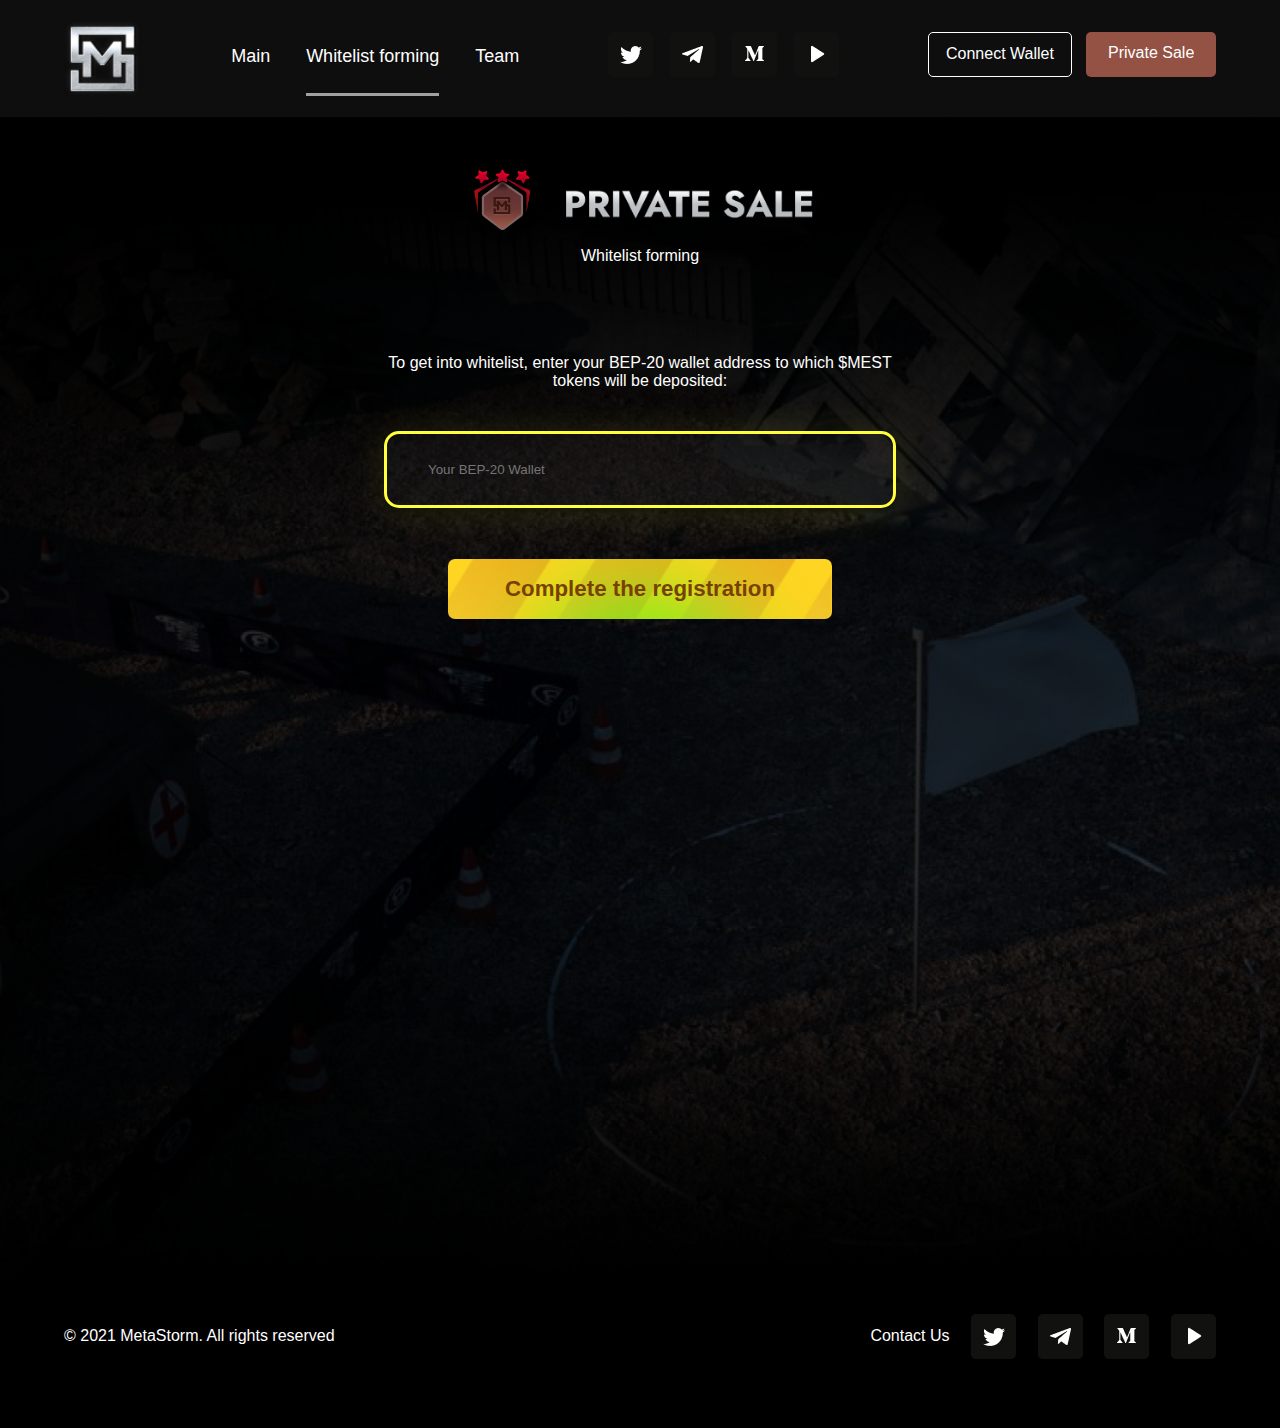
<file: index3.html>
<!DOCTYPE html>
<html lang="en">
  <head>
    <link rel="preconnect" href="https://fonts.googleapis.com" />
    <link rel="preconnect" href="https://fonts.gstatic.com" crossorigin />
    <link rel="stylesheet" href="./style/style3.css" />
    <meta charset="UTF-8" />
    <meta http-equiv="X-UA-Compatible" content="IE=edge" />
    <meta name="viewport" content="width=device-width, initial-scale=1.0" />
    <title>Document</title>
  </head>
  <body>
    <div class="nav">
      <div class="nav1">
        <img class="Logo" src="./img/Лого.png" alt="" />
        <div class="MAT">
          <a href="./index.html">Main</a>
          <a class="ccilka" href="">Whitelist forming </a>
          <a href="./index1.html">Team</a>
        </div>
        <div class="cotceti">
          <img class="cotcet" src="./img/сотсеть1.png" alt="" />
          <img class="cotcet" src="./img/сотсеть2.png" alt="" />
          <img class="cotcet" src="./img/сотсеть3.png" alt="" />
          <img class="cotcet" src="./img/сотсеть4.png" alt="" />
        </div>
        <div class="CWPS">
          <div class="CW"><p class="p-CW"> Connect Wallet</p></div>
          <div class="PS">
            <a class="p-PS" href="/index2.html">Private Sale</a></div>
        </div>
      </div>
    </div>
    <div class="Fon1">
      <div class="nazvanie">
        <img class="nazvanie1" src="./img/lvl3.png" alt="" />
        <img class="nazvanie2" src="./image/Private Sale.png" alt="" />
      </div>
      <p class="p-1">Whitelist forming</p>
      <p class="p-2">
        To get into whitelist, enter your BEP-20 wallet address to which $MEST
        tokens will be deposited:
      </p>
      <input class="BEP" type="text" placeholder="Your BEP-20 Wallet" />
      <div class="knopka3">Complete the registration</div>
    </div>
    <div class="nav-bottom">
      <p class="p-nav-b">© 2021 MetaStorm. All rights reserved</p>
      <div class="nav-b-2">
        <p class="p-nav-b-2">Contact Us</p>
        <img class="img-nav-b-1" src="./img/сотсеть1.png" alt="" />
        <img class="img-nav-b-1" src="./img/сотсеть2.png" alt="" />
        <img class="img-nav-b-1" src="./img/сотсеть3.png" alt="" />
        <img class="img-nav-b-1" src="./img/сотсеть4.png" alt="" />
      </div>
    </div>
  </body>
</html>
</file>
<file: style/style.css>
* {
  margin: 0;
  padding: 0;
  box-sizing: border-box;
}
.Tohka3 {
  width: 0;
}
.Opyg2 {
  width: 0;
}
body {
  background-color: rgb(0, 0, 0);
  color: rgb(255, 255, 255);
  font-weight: 400;
  font-family: "Jost", sans-serif;
}
.Opyg1 {
  width: 80%;
  margin-left: 10%;
  margin-top: 30px;
}
.Opyg {
  margin-top: 75px;
  width: 80%;
  margin-left: 10%;
}
.px560 {
  width: 0;
}
.NFT_BOX2 {
  width: 33.3%;
}
.nav {
  padding-top: 21px;
  padding-bottom: 21px;
  background-image: url(../img/nav.png);
  background-repeat: no-repeat;
  background-size: cover;
  display: flex;
  justify-content: space-between;
}
a {
  color: rgb(255, 255, 255);
  text-decoration: none;
}
.nav1 {
  width: 70%;
  margin-left: 15%;
  display: flex;
  justify-content: space-between;
}
div {
  display: inline-block;
}
.MAT {
  font-size: 18px;
  margin-top: 25px;
  width: 25%;
  display: flex;
  justify-content: space-between;
}
.Logo {
  height: 75px;
}
.cotceti {
  width: 20%;
  display: flex;
  justify-content: space-between;
  margin-top: 11px;
}
.cotcet {
  height: 45px;
}
.CW {
  width: 50%;
  height: 45px;
  padding-top: 12px;
  text-align: center;
  border: 1px solid white;
  border-radius: 5px;
}
.CWPS {
  margin-top: 11px;
  width: 25%;
  display: flex;
  justify-content: space-between;
}
.PS {
  width: 45%;
  height: 45px;
  padding-top: 12px;
  text-align: center;
  border-radius: 5px;
  background: #935243;
}
.osnova {
  background-image: linear-gradient(
      358.91deg,
      #000000 0.98%,
      rgba(0, 0, 0, 0.71) 15.96%,
      rgba(0, 0, 0, 0.7) 24.32%,
      rgba(0, 0, 0, 0) 64.69%
    ),
    url(../img/Фон-1.png);
  height: 100vh;
  background-repeat: no-repeat;
  background-size: cover;
  width: 100%;
  padding-top: 232px;
  padding-left: 15.1%;
}
.osnova1 {
  display: block;
  margin-top: 48px;
}
.osnova-p {
  display: inline-block;
  margin-left: 1.1%;
  font-weight: 600;
  color: rgba(255, 255, 255, 0.68);
  font-size: 28px;
}
.osnova2 {
  display: block;
  margin-top: 18px;
}
.knopki {
  margin-top: 48px;
  width: 40%;
  display: flex;
  justify-content: space-between;
}
.knopki1 {
  margin-left: 15.1%;
  margin-top: 48px;
  width: 40%;
  display: flex;
  justify-content: space-between;
}
.knopka1 {
  background-image: url(../img/кнопка.png);
  background-repeat: no-repeat;
  background-size: cover;
  padding-top: 20px;
  height: 65px;
  width: 45%;
  display: flex;
  font-weight: 700;
  color: #774200;
  font-size: 22.3px;
  justify-content: space-around;
  background-color: #fdd522;
  border-radius: 7px;
}
.knopka2 {
  font-weight: 700;
  padding-top: 20px;
  height: 65px;
  font-size: 22.3px;
  width: 45%;
  display: flex;
  justify-content: space-around;
  border-radius: 7px;
  border: #c4c4c4 1px solid;
  color: #c4c4c4;
}
.video1 {
  background-repeat: no-repeat;
  background-size: cover;
  height: 100vh;
  width: 100%;
  background: linear-gradient(
      180.41deg,
      #000000 4.14%,
      rgba(0, 0, 0, 0.26) 19.52%,
      rgba(0, 0, 0, 0) 49.74%,
      rgba(0, 0, 0, 0) 76.71%,
      rgba(0, 0, 0, 0) 94.41%
    ),
    linear-gradient(
      90.11deg,
      rgba(0, 0, 0, 0.9) 1.75%,
      rgba(0, 0, 0, 0.234) 18.47%,
      rgba(0, 0, 0, 0) 51.34%,
      rgba(0, 0, 0, 0.234) 80.65%,
      rgba(0, 0, 0, 0.9) 99.9%
    ),
    url(../img/Фон-2.png);
}
.lvl {
  display: flex;
  justify-content: space-around;
  margin-left: 15%;
  width: 70%;
  padding-top: 40px;
  font-weight: 600;
  font-size: 30px;
}
.lvl1 {
  width: 25%;
}
.lvl1-p {
  color: #ffcd2a;
  display: flex;
  justify-content: space-around;
}
.lvl1-img {
  width: 40%;
  margin-left: 30%;
}
.video-10 {
  margin-top: 40px;
  width: 60%;
  height: 630px;
  margin-left: 20%;
  margin-bottom: 126px;
}
.img-10 {
  position: absolute;
  display: inline-block;
  z-index: -10;
  width: 60%;
}
.img-20 {
  margin-left: 45%;
  position: absolute;
  z-index: -20;
  width: 55%;
}
.img-16 {
  position: absolute;
  width: 50%;
  margin-left: 20%;
  margin-top: 100px;
}
.img-15 {
  position: absolute;
  width: 100%;
}
.img-11 {
  position: absolute;
}
.img-12 {
  position: absolute;
  margin-top: 150px;
}
.img-13 {
  position: absolute;
  margin-top: 500px;
  margin-left: -50px;
}
.img-14 {
  position: absolute;
  margin-top: 500px;
  margin-left: 40%;
}
.mne_ploho {
  z-index: 100;
  margin-left: 20%;
}
.What {
  display: block;
  margin-top: 135px;
  margin-bottom: 18px;
  width: 12%;
}
.aaaa1 {
  margin-right: 12px;
  width: 35%;
}
.aaaa2 {
  width: 3%;
}
.p-3-1 {
  margin-top: 20px;
  width: 40%;
}
.p-3-1-1 {
  margin-top: 68px;
  width: 40%;
}
.class4 {
  margin-top: 100px;
  background-image: url(../img/Фон-3.png);
  background-repeat: no-repeat;
  background-size: cover;
  height: 100vh;
  z-index: -130;
}
.NFTBOX {
  margin-top: 177px;
  width: 14%;
  margin-left: 43%;
}
.p-NFT {
  text-align: center;
  width: 60%;
  margin-left: 20%;
  margin-top: 27px;
  margin-bottom: 50px;
}
.NFT_BOX {
  display: flex;
  justify-content: space-between;
  width: 70%;
  margin-left: 15%;
}
.Vector1 {
  position: absolute;
  margin-top: 250px;
  margin-left: 10%;
}
.NFT_BOX1 {
  width: 33.3%;
}
.Vector2 {
  position: absolute;
  margin-top: 250px;
  margin-left: 90%;
}
.Tohka {
  width: 14%;
  margin-left: 43%;
  display: flex;
  justify-content: space-between;
}
.Tohka1 {
  width: 16%;
}
.Tohka2 {
  width: 0;
}
.Vector3 {
  position: absolute;
}
.Vector4 {
  position: absolute;
}
.img-5-1 {
  position: absolute;
}
.img-5-2 {
  position: absolute;
}
.img-5-3 {
  position: absolute;
}
.img-5-4 {
  position: absolute;
}
.img-5-5 {
  position: absolute;
}
.img-5-6 {
  position: absolute;
}
.img-5-7 {
  position: absolute;
}
.img-5-8 {
  position: absolute;
}
.class5 {
  margin-top: 160px;
}
.NFTEQUIPMENTS {
  width: 20%;
  margin-left: 40%;
}
.a1-5-1 {
  position: absolute;
  width: 70%;
  margin-left: -45%;
}
.a1-5-2 {
  position: absolute;
  width: 40%;
  left: 30%;
  margin-top: 120px;
}
.a1-5-3 {
  position: absolute;
  margin-left: 18.7%;
  width: 4%;
  margin-top: 40px;
}
.a2 {
  width: 90%;
  margin-left: 5%;
  display: flex;
  justify-content: space-between;
  margin-top: 550px;
}
.video20 {
  margin-top: 100px;
  margin-left: 20%;
  width: 60%;
  z-index: 9;
  height: 630px;
}
.img-6-1 {
  z-index: 9;
  margin-top: 80px;
  width: 30%;
  margin-left: 35%;
  margin-bottom: 20px;
}
.class6 {
  width: 100%;
  z-index: -2;
  margin-top: 140px;
  background-image: url(../img/Фон4.png);
  background-repeat: no-repeat;
  background-size: cover;
  height: 100vh;
}
.p-6-1 {
  width: 50%;
  margin-left: 25%;
  text-align: center;
}
.smoke1 {
  position: absolute;
  width: 40%;
  margin-bottom: -200px;
}
.smoke2 {
  position: absolute;
  width: 40%;
  margin-left: 60%;
  margin-bottom: 1200px;
}
.class7 {
  background-image: url(../img/Фон5.png);
  background-repeat: no-repeat;
  background-size: cover;
  height: 100vh;
  padding-top: 161px;
  width: 100%;
}
.GAMECONCEPT {
  margin-left: 35%;
  width: 30%;
  margin-bottom: 71px;
}
.GAME_CONCEPT1 {
  width: 40%;
  margin-left: 15.1%;
}
.GAME_CONCEPT2 {
  width: 40%;
  margin-top: 30px;
  margin-left: 15.1%;
}
.class7_1 {
  padding-bottom: 24px;
  margin-bottom: 25px;
  background: rgba(0, 0, 0, 0.29);
  border: 3px solid #515050;
  position: absolute;
  margin-left: 60%;
  width: 25%;
  border-radius: 25px;
  margin-top: -679px;
}
.class7_21 {
  font-weight: 600;
  background-image: url(../img/Rectangle\ 6.png);
  background-repeat: no-repeat;
  background-size: cover;
  width: 101.5%;
  margin-top: -3px;
  margin-left: -0.7%;
  height: 65px;
  padding-top: 17px;
  display: flex;
  justify-content: space-between;
  padding-right: 33%;
  padding-left: 33%;
  margin-bottom: 17px;
}
.img-721 {
  height: 60%;
}
.p-721 {
  font-size: 20px;
  margin-top: 6px;
}
.class7_22 {
  font-weight: 600;
  width: 100%;
  margin-top: 10px;
  padding-left: 10%;
  padding-right: 10%;
}
.p-722 {
  font-size: 20px;
  display: inline-block;
  margin-left: 5%;
  color: rgba(255, 255, 255, 0.68);
}
.class7_2 {
  padding-bottom: -24px;
  margin-bottom: 25px;
  background: rgba(0, 0, 0, 0.29);
  border: 3px solid #515050;
  position: absolute;
  margin-left: 60%;
  width: 25%;
  border-radius: 25px;
  margin-top: -376px;
}
.class7_23 {
  font-weight: 600;
  background-image: url(../img/Rectangle\ 6.png);
  background-repeat: no-repeat;
  background-size: cover;
  width: 101.5%;
  margin-top: -3px;
  margin-left: -0.7%;
  height: 65px;
  padding-top: 17px;
  display: flex;
  justify-content: space-between;
  padding-right: 33%;
  padding-left: 33%;
  margin-bottom: 17px;
}
.p-723 {
  display: inline-block;
  margin-left: 5%;
  color: rgba(
    255,
    255,
    255,
    0.000000000000000000000000000000000000000000000000000000000000000001
  );
}
.class8 {
  background-image: url(../img/Фон6.png);
  background-repeat: no-repeat;
  background-size: cover;
  width: 100%;
  height: 100vh;
  margin-top: -100px;
}
.p-80 {
  margin-left: 25%;
  margin-top: 200px;
  display: block;
}
.Token {
  margin-top: 30px;
  margin-left: 20.8%;
}
.a8zvezt {
  display: block;
  margin-top: 30px;
  margin-left: 20.8%;
  width: 79.2%;
}
.p-z1 {
  display: inline-block;
  width: 25%;
  margin-left: 1%;
}
.zvezta {
  width: 100%;
  margin-top: 20px;
}
.treshina {
  position: absolute;
}
.Moneta {
  position: absolute;
  margin-left: 55%;
  width: 35%;
  margin-top: 100px;
}
.class9 {
  background-image: url(../img/Фон7.png);
  background-repeat: no-repeat;
  background-size: cover;
  width: 100%;
  height: 100vh;
}
.p-90 {
  margin-left: 43%;
  width: 14%;
  margin-top: 110px;
}
.tosha1 {
  margin-left: 20%;
  margin-top: 490px;
  position: absolute;
}
.tosha2 {
  margin-top: 206px;
  margin-left: 30%;
  position: absolute;
}
.tosha3 {
  margin-left: 40%;
  margin-top: 490px;
  position: absolute;
}
.tosha4 {
  margin-top: 249px;
  margin-left: 50%;
  position: absolute;
}
.tosha5 {
  margin-left: 60%;
  margin-top: 490px;
  position: absolute;
}
.linia {
  margin-top: 400px;
  width: 100%;
}
.Team {
  margin-top: 150px;
  margin-left: 46%;
  width: 8%;
}
.class10 {
  background-image: url(../img/Фон8.png);
  background-repeat: no-repeat;
  background-size: cover;
  width: 100%;
  height: 100vh;
  margin-top: 40px;
}
.p-101 {
  width: 60%;
  margin-left: 20%;
  text-align: center;
  margin-top: 50px;
  margin-bottom: 70px;
}
.img-team1 {
  display: flex;
  justify-content: space-between;
  margin-left: 15%;
  width: 65%;
}
.img-102 {
  height: 80px;
  margin-top: 60px;
}
.img-team2 {
  display: flex;
  justify-content: space-between;
  margin-left: 18.5%;
  width: 65%;
}
.knopka3 {
  background-image: url(../img/кнопка.png);
  background-repeat: no-repeat;
  background-size: cover;
  padding-top: 20px;
  height: 65px;
  width: 20%;
  display: flex;
  font-weight: 700;
  color: #774200;
  font-size: 22.3px;
  justify-content: space-around;
  background-color: #fdd522;
  border-radius: 7px;
  margin-left: 40%;
  margin-top: 60px;
}
.class11 {
  background-image: url(../img/Фон9.png);
  background-repeat: no-repeat;
  background-size: cover;
  width: 100%;
  height: 100vh;
}
.PARTNERS {
  display: block;
  margin-left: 44%;
  width: 12%;
  margin-top: 150px;
}
.empty1 {
  margin-top: 150px;
  width: 70%;
  margin-left: 15%;
  display: flex;
  justify-content: space-between;
}
.empty {
  width: 22%;
}
.empty0 {
  width: 22%;
}
.empty2 {
  margin-top: 35px;
  width: 50%;
  margin-left: 25%;
  display: flex;
  justify-content: space-between;
}
.emty {
  width: 30%;
}
.nav-bottom {
  display: flex;
  justify-content: space-between;
  width: 70%;
  margin-left: 15%;
  margin-top: 200px;
}
.nav-b-2 {
  display: flex;
  justify-content: space-between;
  width: 30%;
}
.img-nav-b-1 {
  margin-top: -13px;
}
.ccilka {
  border-bottom: rgba(255, 255, 255, 0.61) solid 3px;
}
@media (max-width: 1360px) {
  .nav1 {
    margin-left: 5%;
    width: 90%;
  }
  .nav-bottom {
    margin-left: 5%;
    width: 90%;
  }
}
@media (max-width: 1024px) {
  .knopka3 {
    width: 50%;
    margin-left: 25%;
  }
  .BEP {
    width: 50%;
    margin-left: 25%;
  }
  .nav-bottom {
    display: block;
    text-align: center;
    margin-bottom: -500;
  }
  .p-nav-b {
    text-align: center;
    display: block;
  }
  .nav-b-2 {
    text-align: center;
    width: 40%;
    margin-left: 30%;
    margin-top: -80px;
  }
  .Fon1 {
    height: 100vh;
  }
  .nav {
    display: block;
  }
  .MAT {
    margin-top: 107px;
    position: absolute;
    height: 45px;
    width: 30%;
    margin-left: 35%;
  }
  .CWPS {
    position: absolute;
    margin-left: 25%;
    width: 30%;
  }
  .cotceti {
    width: 30%;
  }
}
@media (max-width: 768px) {
  .nav-b-2 {
    width: 70%;
    margin-left: 15%;
  }
  .CWPS {
    width: 40%;
    margin-left: 13%;
  }
  .cotceti {
    width: 40%;
  }
  .MAT {
    width: 70%;
    margin-left: 15%;
  }
}
@media (max-width: 570px) {
  .nav1 {
    margin-left: 2%;
    width: 96%;
  }
  .CW {
    width: 55%;
  }
  .Logo {
    height: 37px;
  }
  .cotcet {
    height: 30px;
  }
  .cotceti {
    width: 30%;
  }
  .CWPS {
    width: 57%;
    margin-left: 10%;
  }
  .CW {
    height: 30px;
    padding-top: 5px;
  }
  .PS {
    height: 30px;
    padding-top: 5px;
  }
  .Fon1 {
    height: 75vh;
  }
  .nav-b-2 {
    width: 96%;
    margin-left: 2%;
  }
}
@media (max-width: 420px) {
  .MAT {
    width: 90%;
    margin-left: 5%;
  }
}
@media (max-width: 360px) {
  .nav1 {
    width: 99%;
    margin-left: 0;
  }
  .cotcet {
    height: 20px;
  }
  .p-CW {
    font-size: 14px;
  }
  .p-PS {
    font-size: 15px;
  }
  .PS {
    margin-left: 1%;
  }
  .CWPS {
    margin-left: 11%;
  }
}
@media (max-width: 1440px) {
  .video-10 {
    width: 80%;
    margin-left: 10%;
  }
  .lvl {
    width: 85%;
    margin-left: 7.5%;
  }
  .video20 {
    width: 80%;
    margin-left: 10%;
  }
  .p-6-1 {
    width: 75%;
    margin-left: 15%;
  }
  .class7_21 {
    padding-left: 25%;
    padding-right: 25%;
  }
  .class7_23 {
    padding-left: 25%;
    padding-right: 25%;
  }
  .Moneta {
    margin-left: 65%;
  }
  .class8 {
    height: 112vh;
  }
}
@media (max-width: 1360px) {
  .img-12 {
    margin-top: 80px;
  }
  .img-13 {
    margin-top: 400px;
  }
  .img-14 {
    display: none;
  }
  .img-team2 {
    margin-left: 8.5%;
    width: 85%;
  }
  .img-team1 {
    margin-left: 4.3%;
    width: 85%;
  }
  .tosha1 {
    margin-left: 0%;
  }
  .tosha2 {
    margin-left: 20%;
  }
  .tosha3 {
    margin-left: 30%;
  }
  .tosha4 {
    margin-left: 50%;
  }
  .tosha5 {
    margin-left: 70%;
  }
  .Vector1 {
    margin-top: 150px;
  }
  .Vector2 {
    margin-top: 150px;
  }
}
@media (max-width: 1240px) {
  .p-z1 {
    width: 55%;
  }
  .img-16 {
    margin-left: 30%;
  }
  .img-10 {
    width: 70%;
  }
  .Moneta {
    margin-left: 69%;
  }
  .class7_21 {
    padding-left: 20%;
    padding-right: 20%;
  }
  .class7_23 {
    padding-left: 20%;
    padding-right: 20%;
  }
}
@media (max-width: 1024px) {
  .class7_1 {
    width: 35%;
  }
  .mne_ploho {
    margin-left: 5%;
  }
  .p-3-1-1 {
    width: 55%;
  }
  .p-3-1 {
    width: 55%;
  }
  .What {
    margin-top: 40px;
  }
  .img-11 {
    display: none;
  }
  .img-12 {
    display: none;
  }
  .img-13 {
    display: none;
  }
  .img-14 {
    display: none;
  }
  .class7_2 {
    width: 35%;
  }
  .class8 {
    height: 137vh;
  }
  .treshina {
    display: none;
  }
}
@media (max-width: 960px) {
  .Opyg1 {
    width: 96%;
    margin-left: 2%;
  }
  .NFTEQUIPMENTS {
    width: 30%;
    margin-left: 35%;
  }
  .Opyg {
    margin-left: 2%;
    width: 96%;
  }
  .img-team1 {
    flex-direction: column;
    width: 30%;
    display: inline-block;
    margin-left: 20%;
  }
  .img-102 {
    width: 30%;
    margin-left: 35%;
    margin-top: 100px;
    margin-bottom: 100px;
  }
  .img-team2 {
    flex-direction: column;
    width: 30%;
    margin-left: 0;
    display: inline-block;
  }
  .img-101 {
    width: 100%;
  }
  .class11 {
    margin-top: 22px;
  }
}
@media (max-width: 768px) {
  .img-10 {
    width: 80%;
  }
  .p-3-1-1 {
    width: 65%;
  }
  .p-3-1 {
    width: 65%;
  }
  .img-16 {
    margin-left: 45%;
  }
  .Hazvanie {
    width: 90%;
    margin-left: 5%;
  }
  .osnova {
    padding-left: 0;
  }
  .osnova1 {
    margin-left: 10%;
    width: 80%;
  }
  .osnova2 {
    margin-left: 10%;
    width: 80%;
  }
  .osnova3 {
    margin-left: 10%;
    width: 80%;
  }
  .osnova4 {
    margin-left: 10%;
    width: 80%;
  }
  .knopki {
    margin-left: 10%;
    width: 80%;
  }
  .lvl {
    flex-direction: column;
    width: 30%;
    display: inline-block;
    margin-left: 35%;
  }
  .lvl1 {
    width: 100%;
  }
  .video-10 {
    height: 400px;
  }
  .Vector1 {
    margin-top: 70px;
  }
  .Vector2 {
    margin-top: 70px;
  }
  .Tohka1 {
    width: 26%;
  }
  .video20 {
    height: 400px;
  }
  .img-6-1 {
    width: 60%;
    margin-left: 20%;
  }
  .GAMECONCEPT {
    width: 60%;
    margin-left: 20%;
  }
  .GAME_CONCEPT1 {
    width: 69.8%;
  }
  .GAME_CONCEPT2 {
    width: 69.8%;
  }
  .knopki1 {
    margin-left: 10%;
    width: 80%;
    margin-top: 680px;
  }
  .class8 {
    height: 140vh;
    margin-top: 20px;
  }
  .class7_21 {
    padding-left: 33%;
    padding-right: 33%;
  }
  .class7_1 {
    margin-left: 15%;
    width: 70%;
  }
  .class7_2 {
    margin-left: 15%;
    width: 70%;
  }
  .class7_23 {
    padding-left: 33%;
    padding-right: 33%;
  }
  .Moneta {
    margin-top: 920px;
    margin-left: 20%;
  }
  .PARTNERS {
    width: 40%;
    margin-left: 30%;
  }
  .empty {
    width: 24%;
  }
  .empty0 {
    width: 24%;
  }
  .emty {
    width: 32%;
  }
  .tosha1 {
    margin-top: 462px;
  }
  .tosha2 {
    margin-top: 177px;
  }
  .tosha3 {
    margin-top: 462px;
  }
  .tosha4 {
    margin-top: 220px;
  }
  .tosha5 {
    margin-top: 462px;
  }
  .p-90 {
    width: 40%;
    margin-left: 30%;
  }
  .osnova {
    background: url(../image/art4-2\ 2.png);
    background-repeat: no-repeat;
    background-size: cover;
  }
}
@media (max-width: 560px) {
  .lvl {
    width: 50%;
    margin-left: 25%;
  }
  .NFTBOX {
    width: 26%;
    margin-left: 37%;
  }
  .p-NFT {
    width: 96%;
    margin-left: 2%;
  }
  .Tohka2 {
    width: 15%;
  }
  .Tohka1 {
    width: 15%;
  }
  .Tohka {
    width: 40%;
    margin-left: 30%;
  }
  .NFT_BOX1 {
    display: none;
  }
  .NFT_BOX2 {
    width: 90%;
    margin-left: 5%;
  }
  .Vector1 {
    display: none;
  }
  .Vector2 {
    display: none;
  }
  .NFT_BOX {
    margin-left: 0;
    width: 100%;
  }
  .p-6-1 {
    width: 96%;
    margin-left: 2%;
  }
  .class7_21 {
    padding-left: 28%;
    padding-right: 28%;
  }
  .class7_23 {
    padding-left: 28%;
    padding-right: 28%;
  }
  .Token {
    width: 96%;
    margin-left: 2%;
  }
  .p-80 {
    width: 60%;
    margin-left: 20%;
  }
  .class8 {
    background: url(../image/Group\ 89\ \(1\.png);
    background-repeat: no-repeat;
    background-size: cover;
  }
  .Moneta {
    width: 76%;
    margin-left: 12%;
    margin-top: 940px;
  }
  .Team {
    width: 30%;
    margin-left: 35%;
  }
  .p-101 {
    width: 96%;
    margin-left: 2%;
  }
  .img-102 {
    width: 50%;
  }
  .Tohka0 {
    display: flex;
    justify-content: space-between;
    width: 40%;
    margin-left: 30%;
    margin-top: 10px;
  }
  .Tohka3 {
    width: 13%;
  }
  .empty0 {
    width: 100%;
  }
  .emty {
    display: none;
  }
  .empty {
    display: none;
  }
  .tosha1 {
    display: none;
  }
  .tosha2 {
    display: none;
  }
  .tosha3 {
    display: none;
  }
  .tosha4 {
    display: none;
  }
  .tosha5 {
    display: none;
  }
  .linia {
    display: none;
  }
  .px560 {
    width: 100%;
  }
  .class9 {
    height: 0;
    margin-bottom: 200px;
  }
  .Opyg2 {
    width: 96%;
    margin-left: 2%;
    margin-top: 30px;
  }
  .Opyg1 {
    display: none;
  }
  .Opyg {
    display: none;
  }
  .NFTEQUIPMENTS {
    width: 50%;
    margin-left: 25%;
  }
  .img-20 {
    margin-left: -11%;
    margin-top: 380px;
    width: 111%;
  }
  .img-10{
    width: 100%;
    height: 510px;
  }
  .p-3-1-1 {
    width: 90%;
  }
  .p-3-1 {
    width: 90%;
  }
  .class4 {
    margin-top: 460px;
  }
}
@media (max-width: 360px) {
  .osnova-p {
    font-size: 24px;
  }
  .lvl {
    width: 70%;
    margin-left: 15%;
  }
  .video-10 {
    width: 96%;
    margin-left: 2%;
    height: 250px;
  }
  .video20 {
    width: 96%;
    margin-left: 2%;
    height: 250px;
  }
  .class6 {
    height: 60vh;
  }
  .img-6-1 {
    width: 80%;
    margin-left: 10%;
  }
  .knopki {
    display: block;
  }
  .knopka1 {
    width: 100%;
  }
  .knopka2 {
    width: 100%;
    margin-top: 10px;
  }
  .GAME_CONCEPT1 {
    width: 96%;
    margin-left: 2%;
  }
  .GAME_CONCEPT2 {
    width: 96%;
    margin-left: 2%;
  }
  .class7_1 {
    width: 96%;
    margin-left: 2%;
  }
  .class7_2 {
    width: 96%;
    margin-left: 2%;
  }
  .class7_21 {
    padding-left: 25%;
    padding-right: 25%;
  }
  .class7_23 {
    padding-left: 25%;
    padding-right: 25%;
  }
  .knopki1 {
    display: block;
  }
  .a8zvezt {
    width: 96%;
    margin-left: 2%;
  }
  .p-z1 {
    width: 80%;
  }
  .knopka3 {
    width: 70%;
    margin-left: 15%;
  }
  .img-102 {
    width: 80%;
    margin-left: 10%;
  }
  .img-10{height: 580px;}
  .What{width: 24%;}
  .aaaa1{width: 70%;}
  .aaaa2{width: 6%;}
  .img-20{margin-top: 470px;}
}
</file>
<file: style/style1.css>
* {
  margin: 0;
  padding: 0;
  box-sizing: border-box;
}
body {
  background-color: rgb(0, 0, 0);
  color: rgb(255, 255, 255);
  font-weight: 400;
  font-family: "Jost", sans-serif;
}
.nav {
  padding-top: 21px;
  padding-bottom: 21px;
  background-color: rgba(196, 196, 196, 0.07);
  display: flex;
  justify-content: space-between;
}
a {
  color: rgb(255, 255, 255);
  text-decoration: none;
}
.nav1 {
  width: 70%;
  margin-left: 15%;
  display: flex;
  justify-content: space-between;
}
div {
  display: inline-block;
}
.MAT {
  font-size: 18px;
  margin-top: 25px;
  width: 25%;
  display: flex;
  justify-content: space-between;
}
.Logo {
  height: 75px;
}
.cotceti {
  width: 20%;
  display: flex;
  justify-content: space-between;
  margin-top: 11px;
}
.cotcet {
  height: 45px;
}
.CW {
  width: 50%;
  height: 45px;
  padding-top: 12px;
  text-align: center;
  border: 1px solid white;
  border-radius: 5px;
}
.CWPS {
  margin-top: 11px;
  width: 25%;
  display: flex;
  justify-content: space-between;
}
.PS {
  width: 45%;
  height: 45px;
  padding-top: 12px;
  text-align: center;
  border-radius: 5px;
  background: #935243;
}
.nazvanie {
  display: flex;
  justify-content: space-between;
  margin-top: 50px;
  width: 12%;
  margin-left: 44%;
}
.nazvanie2 {
  height: 30px;
  margin-top: 22px;
}
.nazvanie1 {
  height: 80px;
}
.Fon1 {
  background-image: url(../image/Фон1.png);
  background-repeat: no-repeat;
  background-size: cover;
  width: 100%;
  height: 140vh;
}
.nav-bottom {
  margin-top: 110px;
  display: flex;
  justify-content: space-between;
  width: 70%;
  margin-left: 15%;
  margin-bottom: 69px;
}
.nav-b-2 {
  display: flex;
  justify-content: space-between;
  width: 30%;
}
.img-nav-b-1 {
  margin-top: -13px;
}
.Team {
  margin-top: 100px;
  margin-left: 15%;
  width: 70%;
}
.ccilka {
  border-bottom: rgba(255, 255, 255, 0.61) solid 3px;
}
@media (max-width: 1360px) {
  .nav1 {
    margin-left: 5%;
    width: 90%;
  }
  .nav-bottom {
    margin-left: 5%;
    width: 90%;
  }
}
@media (max-width: 1024px) {
  .knopka3 {
    width: 50%;
    margin-left: 25%;
  }
  .BEP {
    width: 50%;
    margin-left: 25%;
  }
  .nav-bottom {
    display: block;
    text-align: center;
    margin-bottom: -500;
  }
  .p-nav-b {
    text-align: center;
    display: block;
  }
  .nav-b-2 {
    text-align: center;
    width: 40%;
    margin-left: 30%;
    margin-top: -80px;
  }
  .Fon1 {
    height: 100vh;
  }
  .nav {
    display: block;
  }
  .MAT {
    margin-top: 107px;
    position: absolute;
    height: 45px;
    width: 30%;
    margin-left: 35%;
  }
  .CWPS {
    position: absolute;
    margin-left: 25%;
    width: 30%;
  }
  .cotceti {
    width: 30%;
  }
}
@media (max-width: 768px) {
  .nav-b-2 {
    width: 70%;
    margin-left: 15%;
  }
  .CWPS {
    width: 40%;
    margin-left: 13%;
  }
  .cotceti {
    width: 40%;
  }
  .MAT {
    width: 70%;
    margin-left: 15%;
  }
}
@media (max-width: 570px) {
  .nav1 {
    margin-left: 2%;
    width: 96%;
  }
  .nazvanie {
    display: inline-block;
    width: 100%;
    margin-left: 0;
    margin-top: 140px;
  }
  .CW {
    width: 55%;
  }
  .Logo {
    height: 37px;
  }
  .cotcet {
    height: 30px;
  }
  .cotceti {
    width: 30%;
  }
  .CWPS {
    width: 57%;
    margin-left: 10%;
  }
  .CW {
    height: 30px;
    padding-top: 5px;
  }
  .PS {
    height: 30px;
    padding-top: 5px;
  }
  .Fon1 {
    height: 75vh;
  }
  .nav-b-2 {
    width: 96%;
    margin-left: 2%;
  }
  .nazvanie1 {
    display: none;
  }
  .nazvanie {
    display: inline-block;
    width: 100%;
    margin-left: 0;
    margin-top: 140px;
  }
  .nazvanie2 {
    width: 60%;
    margin-left: 20%;
    height: 100%;
  }
}
@media (max-width: 420px) {
  .MAT {
    width: 90%;
    margin-left: 5%;
  }
}
@media (max-width: 930px) {
  .nazvanie {
    width: 42%;
    margin-left: 29%;
  }
}
@media (max-width: 768px) {
  .nazvanie {
    width: 48%;
    margin-left: 26%;
  }
}
@media (max-width: 1240px) {
  .nazvanie {
    width: 30%;
    margin-left: 35%;
    margin-bottom: 20px;
  }
}

@media (min-width: 1900px) {
  .nazvanie {
    width: 18%;
    margin-left: 41%;
  }
}
@media (max-width: 1370px) {
  .nazvanie {
    width: 27%;
    margin-left: 36.5%;
  }
}
.image2 {
  width: 0%;
}
@media (max-width: 1440px) {
  .Team{
    width: 90%;
    margin-left: 5%;
  }
}
@media (max-width: 1024px) {
  .nazvanie {
    margin-top: 180px;
    width: 35%;
    margin-left: 32.5;
  }
  .Team{margin-top: 0px;
  width: 98%;
margin-left: 1%;}
}
@media (max-width: 768px) {
  .Team{width: 0;}
  .image2{width: 50%;
  margin-left: 25%;}
}
@media (max-width: 570px){
  .image2{width: 70%;
  margin-left: 15%;}
}
@media (max-width: 420px){
  .nazvanie2{
    margin-left: 0;
    width: 100%;
  }

.image2{margin-top: 0px;
  width: 90%;
margin-left: 5%;}
}
@media (max-width: 360px) {
  @media (max-width: 360px) {
    .nav1 {
      width: 99%;
      margin-left: 0;
    }
    .cotcet{
      height: 20px;
    }
    .p-CW{font-size: 14px;}
    .p-PS{font-size: 15px;}
    .PS{margin-left: 1%;}
    .CWPS{margin-left: 11%;}
  }
}
</file>
<file: style/style2.css>
* {
  margin: 0;
  padding: 0;
  box-sizing: border-box;
}
body {
  background-color: rgb(0, 0, 0);
  color: rgb(255, 255, 255);
  font-weight: 400;
  font-family: "Jost", sans-serif;
}
.nav {
  padding-top: 21px;
  padding-bottom: 21px;
  background-color: rgba(196, 196, 196, 0.07);
  display: flex;
  justify-content: space-between;
}
a {
  color: rgb(255, 255, 255);
  text-decoration: none;
}
.nav1 {
  width: 70%;
  margin-left: 15%;
  display: flex;
  justify-content: space-between;
}
div {
  display: inline-block;
}
.MAT {
  font-size: 18px;
  margin-top: 25px;
  width: 25%;
  display: flex;
  justify-content: space-between;
}
.Logo {
  height: 75px;
}
.cotceti {
  width: 20%;
  display: flex;
  justify-content: space-between;
  margin-top: 11px;
}
.cotcet {
  height: 45px;
}
.CW {
  width: 50%;
  height: 45px;
  padding-top: 12px;
  text-align: center;
  border: 1px solid white;
  border-radius: 5px;
}
.CWPS {
  margin-top: 11px;
  width: 25%;
  display: flex;
  justify-content: space-between;
}
.PS {
  width: 45%;
  height: 45px;
  padding-top: 12px;
  text-align: center;
  border-radius: 5px;
  background: #935243;
}
.nazvanie {
  display: flex;
  justify-content: space-between;
  margin-top: 50px;
  width: 18%;
  margin-left: 41%;
}
.nazvanie2 {
  height: 30px;
  margin-top: 22px;
}
.nazvanie1 {
  height: 80px;
}
.Fon1 {
  background-image: url(../image/Фон1.png);
  background-repeat: no-repeat;
  background-size: cover;
  width: 100%;
  height: 140vh;
}
.Time {
  margin-top: 70px;
  margin-left: 15%;
  padding-left: 4%;
  border: 3px solid rgb(255, 61, 22);
  box-shadow: 0px 4px 40px rgba(255, 61, 22, 0.3),
    0px 4px 4px rgba(0, 0, 0, 0.59);
  border-radius: 25px;
  background: rgba(0, 0, 0, 0.48);
  width: 70%;
  padding-top: 112px;
  padding-bottom: 101px;
}
.CLOSESIN {
  margin-left: 1%;
}
.Minutes {
  z-index: 2;
}
.Seconds {
  z-index: 2;
}
.time2 {
  display: flex;
  width: 55%;
  justify-content: space-between;
  margin-top: 50px;
}
.Coldat {
  position: absolute;
  margin-top: -48px;
  margin-left: 47.5%;
}
.Captain {
  position: absolute;
  margin-left: 15%;
  width: 370px;
  margin-top: -510px;
  border: 3px solid rgb(255, 255, 255);
  background: rgba(196, 196, 196, 0.04);
  box-shadow: 0px 4px 40px rgba(255, 255, 63, 0.13),
    0px 4px 4px rgba(0, 0, 0, 0.59);
  border-radius: 25px;
}
.captain_ {
  display: block;
  width: 30%;
  margin-left: 35%;
  margin-top: -50px;
}
.captain-p {
  margin-left: 30%;
  width: 40%;
  margin-top: 20px;
}
.p-capt {
  text-align: center;
}
.class-1 {
  display: flex;
  justify-content: space-between;
  width: 80%;
  margin-left: 10%;
  margin-top: 42px;
}
.line {
  margin-top: 14.5px;
  width: 100%;
}
.class-11 {
  display: flex;
  justify-content: space-between;
}
.one5 {
  margin-right: 7px;
}
.class-2 {
  display: flex;
  justify-content: space-between;
  width: 80%;
  margin-left: 10%;
  margin-top: 7.5px;
}
.oneSl {
  margin-top: 42px;
  margin-left: 37%;
  width: 26%;
}
.BNB {
  margin-top: 14px;
  width: 80%;
  margin-left: 10%;
  background: rgba(0, 0, 0, 0.46);
  border: 1px solid rgba(255, 255, 255, 0.16);
  border-radius: 10px;
  height: 60px;
  padding-left: 29px;
  color: rgba(255, 255, 255, 0.36);
}
.knopka3 {
  background-image: url(../img/кнопка.png);
  background-repeat: no-repeat;
  background-size: cover;
  padding-top: 17px;
  height: 60px;
  width: 80%;
  display: flex;
  font-weight: 700;
  color: #774200;
  font-size: 22.3px;
  justify-content: space-around;
  background-color: #fdd522;
  border-radius: 7px;
  margin-left: 10%;
  margin-top: 14px;
  margin-bottom: 46px;
}
.Captain2 {
  position: absolute;
  margin-left: 39%;
  width: 370px;
  margin-top: -510px;
  background: rgba(196, 196, 196, 0.04);
  border: 3px solid #6625d6;
  box-shadow: 0px 4px 40px rgba(80, 31, 164, 0.13),
    0px 4px 4px rgba(0, 0, 0, 0.59);
  border-radius: 25px;
}
.Skin {
  width: 60%;
  margin-left: 20%;
  margin-top: 42px;
}
.p-1-1 {
  margin-left: 10%;
}
.p-1-2 {
  color: rgba(255, 255, 255, 0.36);
  width: 80%;
  margin-left: 10%;
  margin-top: 10px;
}
.p-1-3 {
  margin-left: 10%;
  margin-top: 27px;
}
.Box {
  width: 80%;
  margin-left: 10%;
  display: inline-flex;
  justify-content: space-between;
}
.Box1 {
  height: 139px;
  margin-top: 20px;
}
.Captain3 {
  margin-left: 63%;
  width: 370px;
  margin-top: -510px;
  background: rgba(196, 196, 196, 0.04);
  border: 3px solid #ffff3f;
  box-shadow: 0px 4px 40px rgba(255, 255, 63, 0.13),
    0px 4px 4px rgba(0, 0, 0, 0.59);
  border-radius: 25px;
}
.Skin2 {
  width: 60%;
  margin-left: 20%;
  margin-top: 26px;
}
.cards {
  margin-bottom: 20px;
  margin-top: 39px;
  width: 80%;
  display: flex;
  justify-content: space-between;
  margin-left: 10%;
}
.nav-bottom {
  margin-top: 110px;
  display: flex;
  justify-content: space-between;
  width: 70%;
  margin-left: 15%;
  margin-bottom: 69px;
}
.nav-b-2 {
  display: flex;
  justify-content: space-between;
  width: 30%;
}
.img-nav-b-1 {
  margin-top: -13px;
}
.blak_logo {
  position: absolute;
  margin-top: -671px;
  margin-left: 159px;
}
@media (min-width: 1900px) {
  .nazvanie {
    width: 18%;
    margin-left: 41%;
  }
}
@media (max-width: 1370px) {
  .nazvanie {
    width: 27%;
    margin-left: 36.5%;
  }
}
@media (max-width: 1360px) {
  .nav1 {
    margin-left: 5%;
    width: 90%;
  }
  .nav-bottom {
    margin-left: 5%;
    width: 90%;
  }
}
@media (max-width: 1240px) {
  .nazvanie {
    width: 30%;
    margin-left: 35%;
  }
}
@media (max-width: 1024px) {
  .nazvanie {
    margin-top: 180px;
    width: 35%;
    margin-left: 32.5;
  }
  .nav-bottom {
    display: block;
    text-align: center;
    margin-bottom: -500;
  }
  .p-nav-b {
    text-align: center;
    display: block;
  }
  .nav-b-2 {
    text-align: center;
    width: 40%;
    margin-left: 30%;
    margin-top: -80px;
  }
  .Fon1 {
    height: 100vh;
  }
  .nav {
    display: block;
  }
  .MAT {
    margin-top: 107px;
    position: absolute;
    height: 45px;
    width: 30%;
    margin-left: 35%;
  }
  .CWPS {
    position: absolute;
    margin-left: 25%;
    width: 30%;
  }
  .cotceti {
    width: 30%;
  }
}
@media (max-width: 930px) {
  .nazvanie {
    width: 42%;
    margin-left: 29%;
  }
}
@media (max-width: 768px) {
  .blak_logo {
    margin-left: 0;
  }
  .nazvanie {
    width: 48%;
    margin-left: 26%;
  }
  .nav-b-2 {
    width: 70%;
    margin-left: 15%;
  }
  .CWPS {
    width: 40%;
    margin-left: 13%;
  }
  .cotceti {
    width: 40%;
  }
  .MAT {
    width: 70%;
    margin-left: 15%;
  }
}
@media (max-width: 570px) {
  .nazvanie1 {
    display: none;
  }
  .nazvanie {
    display: inline-block;
    width: 100%;
    margin-left: 0;
    margin-top: 140px;
  }
  .nazvanie2 {
    width: 60%;
    margin-left: 20%;
    height: 100%;
  }
  .nav1 {
    margin-left: 2%;
    width: 96%;
  }
  .CW {
    width: 55%;
  }
  .Logo {
    height: 37px;
  }
  .cotcet {
    height: 30px;
  }
  .cotceti {
    width: 30%;
  }
  .CWPS {
    width: 57%;
    margin-left: 10%;
  }
  .CW {
    height: 30px;
    padding-top: 5px;
  }
  .PS {
    height: 30px;
    padding-top: 5px;
  }
  .Fon1 {
    height: 75vh;
  }
  .nav-b-2 {
    width: 96%;
    margin-left: 2%;
  }
}
@media (max-width: 420px) {
  .MAT {
    width: 90%;
    margin-left: 5%;
  }
}
@media (max-width: 1555px) {
  .Captain {
    margin-left: 5%;
  }
  .Captain3 {
    margin-left: 73%;
  }
}
@media (max-width: 1400px) {
  .Captain {
    margin-left: 1%;
  }
  .Captain2 {
    margin-left: 35%;
  }
  .Captain3 {
    margin-left: 69%;
  }
}
@media (max-width: 1210px) {
  .Captain {
    margin-top: -90px;
    width: 40%;
    margin-left: 30%;
  }
  .Captain2 {
    margin-top: 530px;
    width: 40%;
    margin-left: 30%;
  }
  .Captain3 {
    margin-top: 1730px;
    width: 40%;
    margin-left: 30%;
  }
  .Coldat {
    margin-left: 25%;
    width: 50%;
    margin-top: 438px;
  }
  .time2 {
    width: 92%;
  }
  .Time {
    height: 873px;
  }
}
@media (max-width: 1024px) {
  .Captain {
    margin-top: 330px;
  }
  .Captain2 {
    margin-top: 920px;
  }
  .Captain3 {
    margin-top: 2120px;
  }
  .Coldat {
    margin-left: 25%;
    width: 50%;
    margin-top: 438px;
  }
}
@media (max-width: 960px) {
  .Time {
    height: 840px;
    width: 90%;
    margin-left: 5%;
  }
  .Captain {
    margin-top: 330px;
    width: 60%;
    margin-left: 20%;
  }
  .Captain2 {
    margin-top: 990px;
    width: 60%;
    margin-left: 20%;
  }
  .Captain3 {
    margin-top: 2190px;
    width: 60%;
    margin-left: 20%;
  }
}
@media (max-width: 768px) {
  .Time {
    height: 745px;
  }
  .Seconds {
    width: 23%;
  }
  .Minutes {
    width: 23%;
  }
}
@media (max-width: 560px) {
  .Time {
    height: 749px;
    padding-top: 72px;
  }
  .Coldat {
    width: 70%;
    margin-left: 15%;
  }
  .Captain {
    margin-top: 390px;
    width: 90%;
    margin-left: 5%;
  }
  .Captain2 {
    margin-top: 990px;
    width: 90%;
    margin-left: 5%;
  }
  .Captain3 {
    margin-top: 2190px;
    width: 90%;
    margin-left: 5%;
  }
  .LOGO1 {
    display: none;
  }
}
@media (max-width: 360px) {
  .Time {
    height: 612px;
  }
}
@media (max-width: 360px) {
  .nav1 {
    width: 92%;
    margin-left: 0;
  }
  .p-CW {
    font-size: 14px;
  }
  .p-PS {
    font-size: 15px;
  }
  .Box1 {
    height: 120px;
  }
  .Box2 {
    height: 140px;
  }
}
@media (max-width: 420px) {
  .Box1 {
    width: 50%;
  }
  .Box2 {
    width: 50%;
  }
  .card1{width: 33%;}
  .card2{width: 33%;}
  .card3{width: 33%;}
}
@media (max-width: 470px){
  .blak_logo{width: 0;}
}
@media (max-width: 360px) {
  .nav1 {
    width: 99%;
    margin-left: 0;
  }
  .cotcet{
    height: 20px;
  }
  .p-CW{font-size: 14px;}
  .p-PS{font-size: 15px;}
  .PS{margin-left: 1%;}
  .CWPS{margin-left: 11%;}
}
</file>
<file: style/style3.css>
* {
  margin: 0;
  padding: 0;
  box-sizing: border-box;
}
body {
  background-color: rgb(0, 0, 0);
  color: rgb(255, 255, 255);
  font-weight: 400;
  font-family: "Jost", sans-serif;
}
.nav {
  padding-top: 21px;
  padding-bottom: 21px;
  background-color: rgba(196, 196, 196, 0.07);
  display: flex;
  justify-content: space-between;
}
a {
  color: rgb(255, 255, 255);
  text-decoration: none;
}
.nav1 {
  width: 70%;
  margin-left: 15%;
  display: flex;
  justify-content: space-between;
}
div {
  display: inline-block;
}
.MAT {
  font-size: 18px;
  margin-top: 25px;
  width: 25%;
  display: flex;
  justify-content: space-between;
}
.Logo {
  height: 75px;
}
.cotceti {
  width: 20%;
  display: flex;
  justify-content: space-between;
  margin-top: 11px;
}
.cotcet {
  height: 45px;
}
.CW {
  width: 50%;
  height: 45px;
  padding-top: 12px;
  text-align: center;
  border: 1px solid white;
  border-radius: 5px;
}
.CWPS {
  margin-top: 11px;
  width: 25%;
  display: flex;
  justify-content: space-between;
}
.PS {
  width: 45%;
  height: 45px;
  padding-top: 12px;
  text-align: center;
  border-radius: 5px;
  background: #935243;
}
.nazvanie2 {
  height: 30px;
  margin-top: 22px;
}
.nazvanie1 {
  height: 80px;
}
.nazvanie {
  display: flex;
  justify-content: space-between;
  margin-top: 50px;
  width: 18%;
  margin-left: 41%;
}
.Fon1 {
  background-image: url(../image/Фон2.png);
  background-repeat: no-repeat;
  background-size: cover;
  width: 100%;
  height: 140vh;
}
.p-1 {
  text-align: center;
}
.p-2 {
  text-align: center;
  width: 40%;
  margin-left: 30%;
  margin-top: 89px;
}
.BEP {
  height: 77px;
  width: 40%;
  margin-left: 30%;
  background: rgba(196, 196, 196, 0.04);
  border: 3px solid #ffff3f;
  box-shadow: 0px 4px 40px rgba(255, 255, 63, 0.13),
    0px 4px 4px rgba(0, 0, 0, 0.59);
  border-radius: 15px;
  padding-left: 41px;
  margin-top: 41px;
  color: rgba(255, 255, 255, 0.36);
}
.knopka3 {
  background-image: url(../img/кнопка.png);
  background-repeat: no-repeat;
  background-size: cover;
  padding-top: 17px;
  height: 60px;
  width: 23%;
  display: flex;
  font-weight: 700;
  color: #774200;
  font-size: 22.3px;
  justify-content: space-around;
  background-color: #fdd522;
  border-radius: 7px;
  margin-left: 38.5%;
  margin-top: 14px;
  margin-bottom: 46px;
  margin-top: 51px;
}
.nav-bottom {
  margin-top: -50px;
  display: flex;
  justify-content: space-between;
  width: 70%;
  margin-left: 15%;
  margin-bottom: 69px;
}
.nav-b-2 {
  display: flex;
  justify-content: space-between;
  width: 30%;
}
.img-nav-b-1 {
  margin-top: -13px;
}
.ccilka {
  border-bottom: rgba(255, 255, 255, 0.61) solid 3px;
}
@media (min-width: 1900px) {
  .nazvanie {
    width: 18%;
    margin-left: 41%;
  }
}
@media (max-width: 1370px) {
  .knopka3 {
    width: 30%;
    margin-left: 35%;
  }
  .nazvanie {
    width: 27%;
    margin-left: 36.5%;
  }
}
@media (max-width: 1360px) {
  .nav1 {
    margin-left: 5%;
    width: 90%;
  }
  .nav-bottom {
    margin-left: 5%;
    width: 90%;
  }
}
@media (max-width: 1240px) {
  .nazvanie {
    width: 30%;
    margin-left: 35%;
  }
}
@media (max-width: 1024px) {
  .nazvanie {
    margin-top: 180px;
    width: 35%;
    margin-left: 32.5;
  }
  .knopka3 {
    width: 50%;
    margin-left: 25%;
  }
  .BEP {
    width: 50%;
    margin-left: 25%;
  }
  .p-2 {
    width: 50%;
    margin-left: 25%;
  }
  .nav-bottom {
    display: block;
    text-align: center;
    margin-bottom: -500;
  }
  .p-nav-b {
    text-align: center;
    display: block;
  }
  .nav-b-2 {
    text-align: center;
    width: 40%;
    margin-left: 30%;
    margin-top: -80px;
  }
  .Fon1 {
    height: 100vh;
  }
  .nav {
    display: block;
  }
  .MAT {
    margin-top: 107px;
    position: absolute;
    height: 45px;
    width: 30%;
    margin-left: 35%;
  }
  .CWPS {
    position: absolute;
    margin-left: 25%;
    width: 30%;
  }
  .cotceti {
    width: 30%;
  }
}
@media (max-width: 930px) {
  .nazvanie {
    width: 42%;
    margin-left: 29%;
  }
}
@media (max-width: 768px) {
  .knopka3 {
    width: 96%;
    margin-left: 2%;
    height: 65px;
  }
  .BEP {
    width: 96%;
    margin-left: 2%;
  }
  .nav-b-2 {
    width: 70%;
    margin-left: 15%;
  }
  .CWPS {
    width: 40%;
    margin-left: 13%;
  }
  .cotceti {
    width: 40%;
  }
  .p-2 {
    width: 70%;
    margin-left: 15%;
  }
  .nazvanie {
    width: 48%;
    margin-left: 26%;
  }
  .MAT {
    width: 70%;
    margin-left: 15%;
  }
}
@media (max-width: 570px) {
  .nav1 {
    margin-left: 2%;
    width: 96%;
  }
  .CW {
    width: 55%;
  }
  .Logo {
    height: 37px;
  }
  .cotcet {
    height: 30px;
  }
  .cotceti {
    width: 30%;
  }
  .CWPS {
    width: 57%;
    margin-left: 10%;
  }
  .CW {
    height: 30px;
    padding-top: 5px;
  }
  .PS {
    height: 30px;
    padding-top: 5px;
  }
  .nazvanie1 {
    display: none;
  }
  .nazvanie {
    display: inline-block;
    width: 100%;
    margin-left: 0;
    margin-top: 140px;
  }
  .nazvanie2 {
    width: 60%;
    margin-left: 20%;
    height: 100%;
  }
  .Fon1 {
    height: 75vh;
  }
  .nav-b-2 {
    width: 96%;
    margin-left: 2%;
  }
  .p-1 {
    display: none;
  }
  .p-2 {
    width: 90%;
    margin-left: 5%;
    margin-top: 35px;
  }
  .knopka3 {
    margin-top: 30px;
  }
  .BEP {
    margin-top: 30px;
  }
}
@media (max-width: 420px) {
  .MAT {
    width: 90%;
    margin-left: 5%;
  }
}

@media (max-width: 360px) {
  .nav1 {
    width: 99%;
    margin-left: 0;
  }
  .cotcet{
    height: 20px;
  }
  .p-CW{font-size: 14px;}
  .p-PS{font-size: 15px;}
  .PS{margin-left: 1%;}
  .CWPS{margin-left: 11%;}
}
</file>
